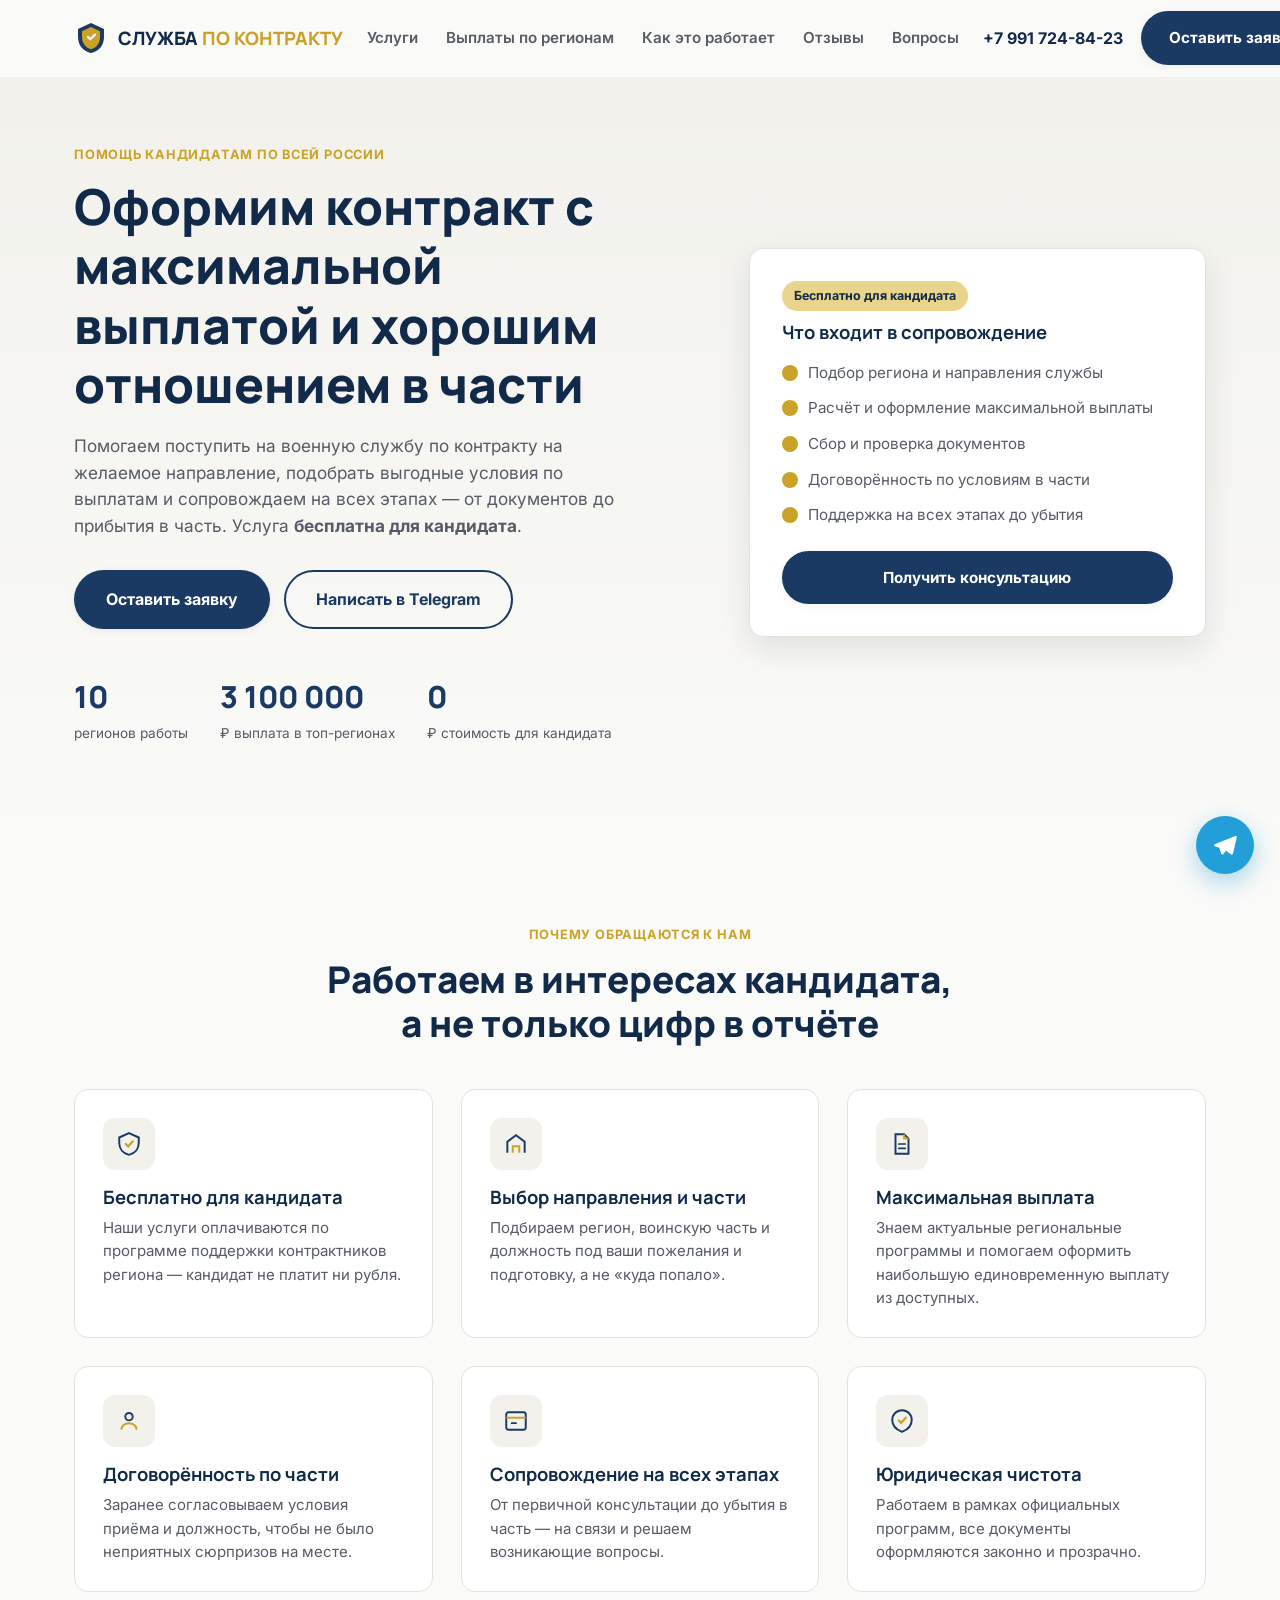
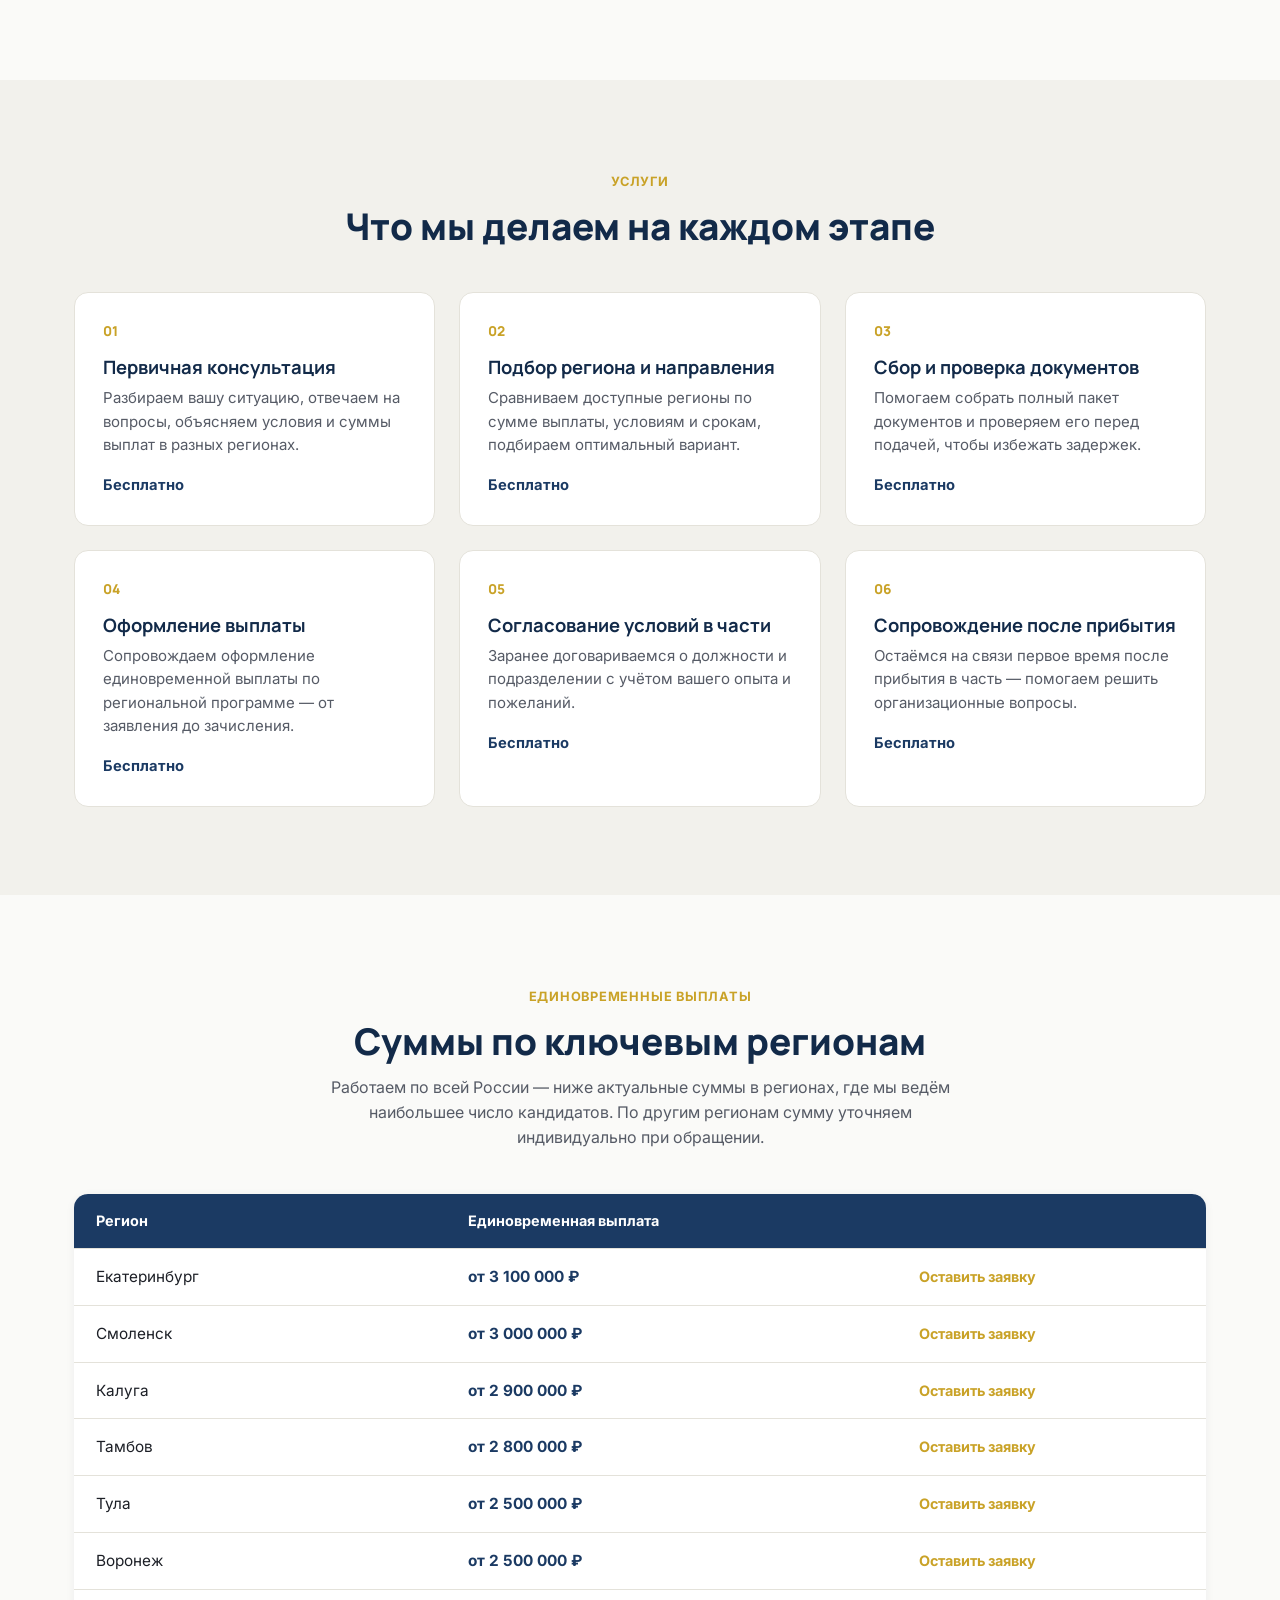
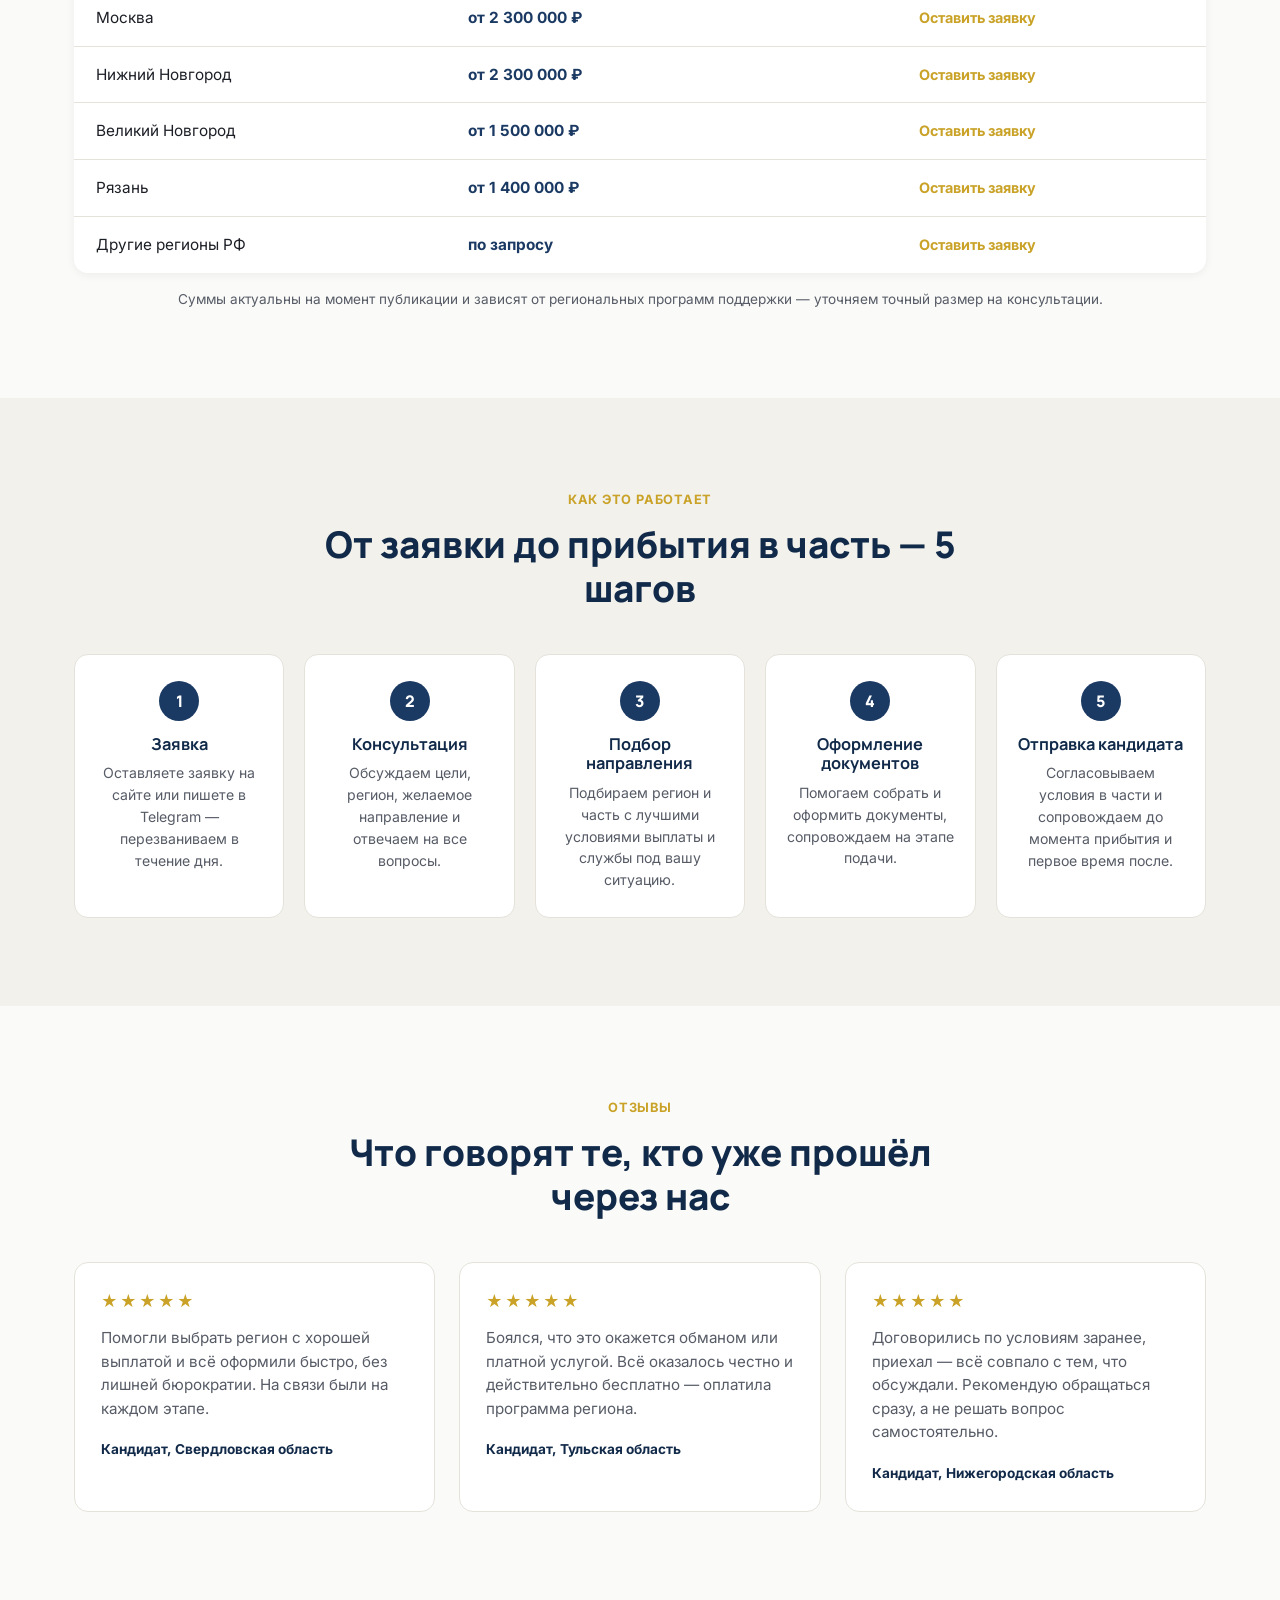
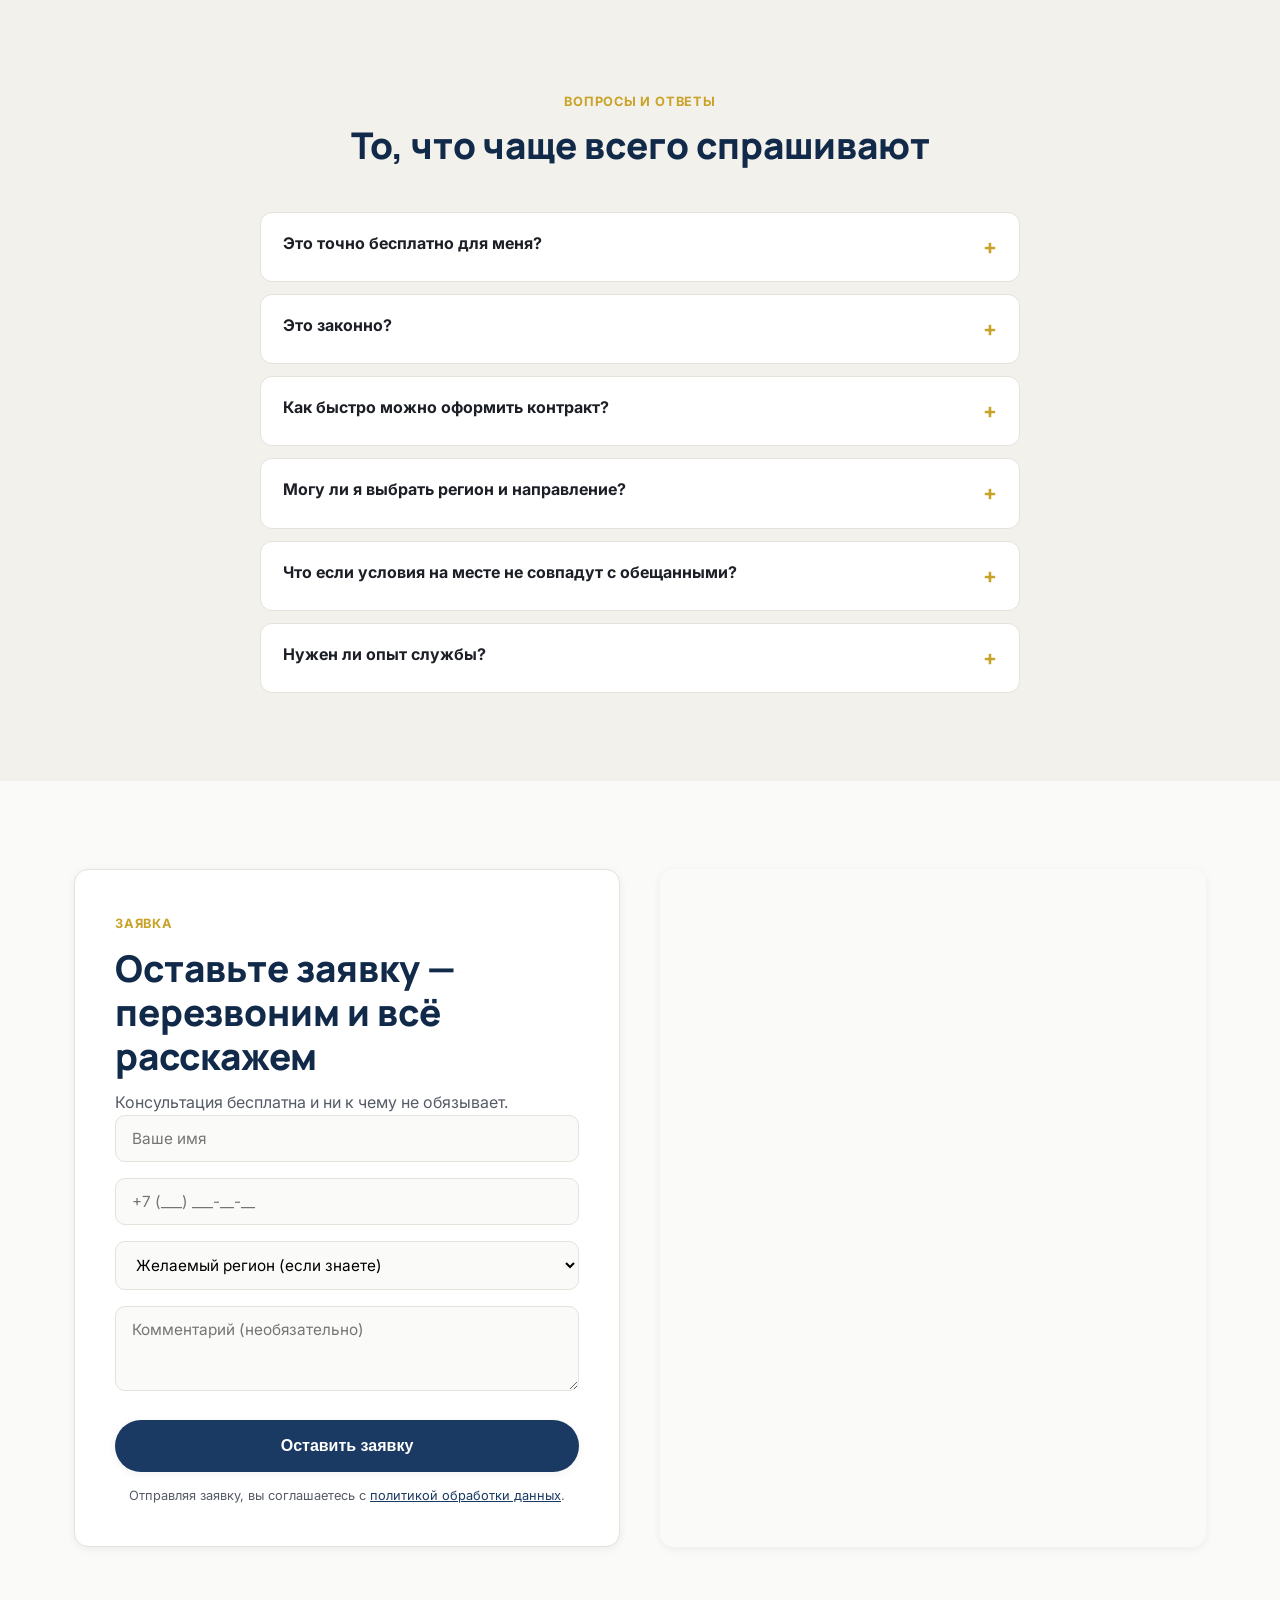
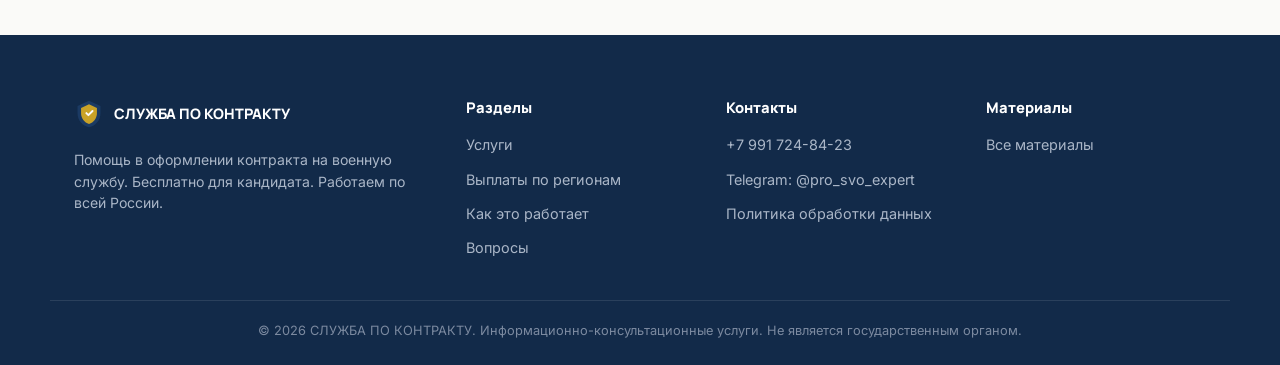
<file: index.html>
<!DOCTYPE html>
<html lang="ru">
<head>
<meta charset="UTF-8">
<meta name="viewport" content="width=device-width, initial-scale=1.0">
<title>СЛУЖБА ПО КОНТРАКТУ — помощь в оформлении контракта на военную службу</title>
<meta name="description" content="Помогаем поступить на военную службу по контракту на желаемое направление, получить максимальную выплату и хорошее отношение в части. Бесплатно для кандидата. Работаем по всей России.">
<link rel="preconnect" href="https://fonts.googleapis.com">
<link rel="preconnect" href="https://fonts.gstatic.com" crossorigin>
<link href="https://fonts.googleapis.com/css2?family=Inter:wght@400;500;600;700;800&family=Manrope:wght@600;700;800&display=swap" rel="stylesheet">
<link rel="stylesheet" href="styles.css">
</head>
<body>

<header class="header" id="header">
  <div class="container header__inner">
    <a href="#" class="logo">
      <svg width="34" height="34" viewBox="0 0 34 34" fill="none" xmlns="http://www.w3.org/2000/svg">
        <path d="M17 2L30 8V16C30 24.5 24.5 30.5 17 32C9.5 30.5 4 24.5 4 16V8L17 2Z" fill="#1B3A63"/>
        <path d="M17 6L26 10.2V16C26 22.3 22.2 26.9 17 28.2C11.8 26.9 8 22.3 8 16V10.2L17 6Z" fill="#C9A227"/>
        <path d="M14 16L16.3 18.3L21 13.6" stroke="#FAFAFA" stroke-width="2.2" stroke-linecap="round" stroke-linejoin="round"/>
      </svg>
      <span>СЛУЖБА <span class="logo__suffix">ПО КОНТРАКТУ</span></span>
    </a>
    <nav class="nav" id="nav">
      <a href="#services">Услуги</a>
      <a href="#prices">Выплаты по регионам</a>
      <a href="#process">Как это работает</a>
      <a href="#reviews">Отзывы</a>
      <a href="#faq">Вопросы</a>
    </nav>
    <div class="header__actions">
      <a href="tel:+79917248423" class="header__phone">+7 991 724-84-23</a>
      <a href="#leadForm" class="btn btn--primary header__cta"><span>Оставить заявку</span></a>
      <button class="burger" id="burger" aria-label="Меню">
        <span></span><span></span><span></span>
      </button>
    </div>
  </div>
</header>

<main>

  <!-- HERO -->
  <section class="hero">
    <div class="container hero__inner">
      <div class="hero__content">
        <span class="eyebrow">Помощь кандидатам по всей России</span>
        <h1>Оформим контракт с максимальной выплатой и хорошим отношением в части</h1>
        <p class="hero__lead">Помогаем поступить на военную службу по контракту на желаемое направление, подобрать выгодные условия по выплатам и сопровождаем на всех этапах — от документов до прибытия в часть. Услуга <strong>бесплатна для кандидата</strong>.</p>
        <div class="hero__ctas">
          <a href="#leadForm" class="btn btn--primary btn--lg">Оставить заявку</a>
          <a href="https://t.me/pro_svo_expert" target="_blank" rel="noopener" class="btn btn--ghost btn--lg">Написать в Telegram</a>
        </div>
        <div class="hero__stats">
          <div class="stat"><span class="stat__num" data-target="10">0</span><span class="stat__label">регионов работы</span></div>
          <div class="stat"><span class="stat__num" data-target="3100000">0</span><span class="stat__label">₽ выплата в топ-регионах</span></div>
          <div class="stat"><span class="stat__num" data-target="0">0</span><span class="stat__label">₽ стоимость для кандидата</span></div>
        </div>
      </div>
      <div class="hero__card">
        <div class="hero__card-top">
          <span class="hero__card-badge">Бесплатно для кандидата</span>
          <h3>Что входит в сопровождение</h3>
        </div>
        <ul class="hero__card-list">
          <li>Подбор региона и направления службы</li>
          <li>Расчёт и оформление максимальной выплаты</li>
          <li>Сбор и проверка документов</li>
          <li>Договорённость по условиям в части</li>
          <li>Поддержка на всех этапах до убытия</li>
        </ul>
        <a href="#leadForm" class="btn btn--primary hero__card-btn">Получить консультацию</a>
      </div>
    </div>
  </section>

  <!-- ADVANTAGES -->
  <section class="advantages" id="advantages">
    <div class="container">
      <div class="section-head">
        <span class="eyebrow">Почему обращаются к нам</span>
        <h2>Работаем в интересах кандидата, а не только цифр в отчёте</h2>
      </div>
      <div class="adv-grid">
        <div class="adv">
          <div class="adv__icon">
            <svg width="26" height="26" viewBox="0 0 24 24" fill="none"><path d="M12 2L21 6V11C21 16.5 17.4 20.7 12 22C6.6 20.7 3 16.5 3 11V6L12 2Z" stroke="#1B3A63" stroke-width="1.8"/><path d="M9 12L11.2 14.2L15.5 9.5" stroke="#C9A227" stroke-width="2" stroke-linecap="round"/></svg>
          </div>
          <h3>Бесплатно для кандидата</h3>
          <p>Наши услуги оплачиваются по программе поддержки контрактников региона — кандидат не платит ни рубля.</p>
        </div>
        <div class="adv">
          <div class="adv__icon">
            <svg width="26" height="26" viewBox="0 0 24 24" fill="none"><path d="M4 20V10L12 4L20 10V20" stroke="#1B3A63" stroke-width="1.8"/><path d="M9 20V14H15V20" stroke="#C9A227" stroke-width="1.8"/></svg>
          </div>
          <h3>Выбор направления и части</h3>
          <p>Подбираем регион, воинскую часть и должность под ваши пожелания и подготовку, а не «куда попало».</p>
        </div>
        <div class="adv">
          <div class="adv__icon">
            <svg width="26" height="26" viewBox="0 0 24 24" fill="none"><path d="M6 3H14L18 7V21H6V3Z" stroke="#1B3A63" stroke-width="1.8"/><path d="M14 3V7H18" stroke="#C9A227" stroke-width="1.8"/><path d="M9 12H15M9 16H15" stroke="#1B3A63" stroke-width="1.6" stroke-linecap="round"/></svg>
          </div>
          <h3>Максимальная выплата</h3>
          <p>Знаем актуальные региональные программы и помогаем оформить наибольшую единовременную выплату из доступных.</p>
        </div>
        <div class="adv">
          <div class="adv__icon">
            <svg width="26" height="26" viewBox="0 0 24 24" fill="none"><circle cx="12" cy="8" r="3.4" stroke="#1B3A63" stroke-width="1.8"/><path d="M5 20C5 16.5 8 14 12 14C16 14 19 16.5 19 20" stroke="#C9A227" stroke-width="1.8"/></svg>
          </div>
          <h3>Договорённость по части</h3>
          <p>Заранее согласовываем условия приёма и должность, чтобы не было неприятных сюрпризов на месте.</p>
        </div>
        <div class="adv">
          <div class="adv__icon">
            <svg width="26" height="26" viewBox="0 0 24 24" fill="none"><rect x="3" y="4" width="18" height="16" rx="2" stroke="#1B3A63" stroke-width="1.8"/><path d="M3 9H21" stroke="#C9A227" stroke-width="1.8"/><path d="M8 14H12" stroke="#1B3A63" stroke-width="1.6" stroke-linecap="round"/></svg>
          </div>
          <h3>Сопровождение на всех этапах</h3>
          <p>От первичной консультации до убытия в часть — на связи и решаем возникающие вопросы.</p>
        </div>
        <div class="adv">
          <div class="adv__icon">
            <svg width="26" height="26" viewBox="0 0 24 24" fill="none"><path d="M12 2C7 2 3 6 3 11C3 16 7 20 12 22C17 20 21 16 21 11C21 6 17 2 12 2Z" stroke="#1B3A63" stroke-width="1.8"/><path d="M9 11.5L11.2 13.7L15.5 9" stroke="#C9A227" stroke-width="2" stroke-linecap="round"/></svg>
          </div>
          <h3>Юридическая чистота</h3>
          <p>Работаем в рамках официальных программ, все документы оформляются законно и прозрачно.</p>
        </div>
      </div>
    </div>
  </section>

  <!-- SERVICES -->
  <section class="services" id="services">
    <div class="container">
      <div class="section-head">
        <span class="eyebrow">Услуги</span>
        <h2>Что мы делаем на каждом этапе</h2>
      </div>
      <div class="services-grid">
        <div class="service">
          <span class="service__num">01</span>
          <h3>Первичная консультация</h3>
          <p>Разбираем вашу ситуацию, отвечаем на вопросы, объясняем условия и суммы выплат в разных регионах.</p>
          <span class="service__price">Бесплатно</span>
        </div>
        <div class="service">
          <span class="service__num">02</span>
          <h3>Подбор региона и направления</h3>
          <p>Сравниваем доступные регионы по сумме выплаты, условиям и срокам, подбираем оптимальный вариант.</p>
          <span class="service__price">Бесплатно</span>
        </div>
        <div class="service">
          <span class="service__num">03</span>
          <h3>Сбор и проверка документов</h3>
          <p>Помогаем собрать полный пакет документов и проверяем его перед подачей, чтобы избежать задержек.</p>
          <span class="service__price">Бесплатно</span>
        </div>
        <div class="service">
          <span class="service__num">04</span>
          <h3>Оформление выплаты</h3>
          <p>Сопровождаем оформление единовременной выплаты по региональной программе — от заявления до зачисления.</p>
          <span class="service__price">Бесплатно</span>
        </div>
        <div class="service">
          <span class="service__num">05</span>
          <h3>Согласование условий в части</h3>
          <p>Заранее договариваемся о должности и подразделении с учётом вашего опыта и пожеланий.</p>
          <span class="service__price">Бесплатно</span>
        </div>
        <div class="service">
          <span class="service__num">06</span>
          <h3>Сопровождение после прибытия</h3>
          <p>Остаёмся на связи первое время после прибытия в часть — помогаем решить организационные вопросы.</p>
          <span class="service__price">Бесплатно</span>
        </div>
      </div>
    </div>
  </section>

  <!-- PRICE TABLE -->
  <section class="prices" id="prices">
    <div class="container">
      <div class="section-head">
        <span class="eyebrow">Единовременные выплаты</span>
        <h2>Суммы по ключевым регионам</h2>
        <p class="section-sub">Работаем по всей России — ниже актуальные суммы в регионах, где мы ведём наибольшее число кандидатов. По другим регионам сумму уточняем индивидуально при обращении.</p>
      </div>
      <div class="price-table-wrap">
        <table class="price-table">
          <thead>
            <tr><th>Регион</th><th>Единовременная выплата</th><th></th></tr>
          </thead>
          <tbody>
            <tr><td>Екатеринбург</td><td>от 3 100 000 ₽</td><td><a href="#leadForm" class="price-table__link">Оставить заявку</a></td></tr>
            <tr><td>Смоленск</td><td>от 3 000 000 ₽</td><td><a href="#leadForm" class="price-table__link">Оставить заявку</a></td></tr>
            <tr><td>Калуга</td><td>от 2 900 000 ₽</td><td><a href="#leadForm" class="price-table__link">Оставить заявку</a></td></tr>
            <tr><td>Тамбов</td><td>от 2 800 000 ₽</td><td><a href="#leadForm" class="price-table__link">Оставить заявку</a></td></tr>
            <tr><td>Тула</td><td>от 2 500 000 ₽</td><td><a href="#leadForm" class="price-table__link">Оставить заявку</a></td></tr>
            <tr><td>Воронеж</td><td>от 2 500 000 ₽</td><td><a href="#leadForm" class="price-table__link">Оставить заявку</a></td></tr>
            <tr><td>Москва</td><td>от 2 300 000 ₽</td><td><a href="#leadForm" class="price-table__link">Оставить заявку</a></td></tr>
            <tr><td>Нижний Новгород</td><td>от 2 300 000 ₽</td><td><a href="#leadForm" class="price-table__link">Оставить заявку</a></td></tr>
            <tr><td>Великий Новгород</td><td>от 1 500 000 ₽</td><td><a href="#leadForm" class="price-table__link">Оставить заявку</a></td></tr>
            <tr><td>Рязань</td><td>от 1 400 000 ₽</td><td><a href="#leadForm" class="price-table__link">Оставить заявку</a></td></tr>
            <tr><td>Другие регионы РФ</td><td>по запросу</td><td><a href="#leadForm" class="price-table__link">Оставить заявку</a></td></tr>
          </tbody>
        </table>
      </div>
      <p class="price-note">Суммы актуальны на момент публикации и зависят от региональных программ поддержки — уточняем точный размер на консультации.</p>
    </div>
  </section>

  <!-- PROCESS -->
  <section class="process" id="process">
    <div class="container">
      <div class="section-head">
        <span class="eyebrow">Как это работает</span>
        <h2>От заявки до прибытия в часть — 5 шагов</h2>
      </div>
      <div class="steps">
        <div class="step">
          <span class="step__num">1</span>
          <h3>Заявка</h3>
          <p>Оставляете заявку на сайте или пишете в Telegram — перезваниваем в течение дня.</p>
        </div>
        <div class="step">
          <span class="step__num">2</span>
          <h3>Консультация</h3>
          <p>Обсуждаем цели, регион, желаемое направление и отвечаем на все вопросы.</p>
        </div>
        <div class="step">
          <span class="step__num">3</span>
          <h3>Подбор направления</h3>
          <p>Подбираем регион и часть с лучшими условиями выплаты и службы под вашу ситуацию.</p>
        </div>
        <div class="step">
          <span class="step__num">4</span>
          <h3>Оформление документов</h3>
          <p>Помогаем собрать и оформить документы, сопровождаем на этапе подачи.</p>
        </div>
        <div class="step">
          <span class="step__num">5</span>
          <h3>Отправка кандидата</h3>
          <p>Согласовываем условия в части и сопровождаем до момента прибытия и первое время после.</p>
        </div>
      </div>
    </div>
  </section>

  <!-- REVIEWS -->
  <section class="reviews" id="reviews">
    <div class="container">
      <div class="section-head">
        <span class="eyebrow">Отзывы</span>
        <h2>Что говорят те, кто уже прошёл через нас</h2>
      </div>
      <div class="reviews-grid">
        <div class="review">
          <div class="review__stars">★★★★★</div>
          <p>Помогли выбрать регион с хорошей выплатой и всё оформили быстро, без лишней бюрократии. На связи были на каждом этапе.</p>
          <span class="review__author">Кандидат, Свердловская область</span>
        </div>
        <div class="review">
          <div class="review__stars">★★★★★</div>
          <p>Боялся, что это окажется обманом или платной услугой. Всё оказалось честно и действительно бесплатно — оплатила программа региона.</p>
          <span class="review__author">Кандидат, Тульская область</span>
        </div>
        <div class="review">
          <div class="review__stars">★★★★★</div>
          <p>Договорились по условиям заранее, приехал — всё совпало с тем, что обсуждали. Рекомендую обращаться сразу, а не решать вопрос самостоятельно.</p>
          <span class="review__author">Кандидат, Нижегородская область</span>
        </div>
      </div>
    </div>
  </section>

  <!-- FAQ -->
  <section class="faq" id="faq">
    <div class="container">
      <div class="section-head">
        <span class="eyebrow">Вопросы и ответы</span>
        <h2>То, что чаще всего спрашивают</h2>
      </div>
      <div class="faq__list">
        <details class="faq__item">
          <summary>Это точно бесплатно для меня?</summary>
          <p>Да. Наши услуги оплачиваются в рамках региональных программ поддержки кандидатов на контрактную службу — вы не платите ничего.</p>
        </details>
        <details class="faq__item">
          <summary>Это законно?</summary>
          <p>Да, мы работаем в рамках официальных региональных программ и действующего законодательства, все документы оформляются легально.</p>
        </details>
        <details class="faq__item">
          <summary>Как быстро можно оформить контракт?</summary>
          <p>Сроки зависят от региона и готовности документов, в среднем процесс от консультации до подачи занимает несколько дней.</p>
        </details>
        <details class="faq__item">
          <summary>Могу ли я выбрать регион и направление?</summary>
          <p>Да, мы подбираем варианты с учётом ваших пожеланий, опыта и подготовки и предлагаем оптимальные по выплате и условиям.</p>
        </details>
        <details class="faq__item">
          <summary>Что если условия на месте не совпадут с обещанными?</summary>
          <p>Мы заранее согласовываем условия с частью и остаёмся на связи после прибытия, чтобы оперативно решить любые вопросы.</p>
        </details>
        <details class="faq__item">
          <summary>Нужен ли опыт службы?</summary>
          <p>Нет, мы работаем как с кандидатами без опыта, так и с теми, кто уже служил — направление подбираем индивидуально.</p>
        </details>
      </div>
    </div>
  </section>

  <!-- FORM -->
  <section class="contact-form" id="leadForm-section">
    <div class="container contact-form__inner">
      <div class="form">
        <span class="eyebrow">Заявка</span>
        <h2>Оставьте заявку — перезвоним и всё расскажем</h2>
        <p class="section-sub">Консультация бесплатна и ни к чему не обязывает.</p>
        <form id="leadForm">
          <input type="text" name="_gotcha" style="display:none" tabindex="-1" autocomplete="off">
          <div class="form__row">
            <input type="text" name="name" placeholder="Ваше имя" required>
          </div>
          <div class="form__row">
            <input type="tel" name="phone" placeholder="+7 (___) ___-__-__" required>
          </div>
          <div class="form__row">
            <select name="region">
              <option value="">Желаемый регион (если знаете)</option>
              <option>Москва</option>
              <option>Воронеж</option>
              <option>Калуга</option>
              <option>Нижний Новгород</option>
              <option>Тула</option>
              <option>Екатеринбург</option>
              <option>Тамбов</option>
              <option>Рязань</option>
              <option>Смоленск</option>
              <option>Великий Новгород</option>
              <option>Другой регион</option>
            </select>
          </div>
          <div class="form__row">
            <textarea name="comment" placeholder="Комментарий (необязательно)" rows="3"></textarea>
          </div>
          <button type="submit" class="btn btn--primary btn--lg form__submit">Оставить заявку</button>
          <p class="form__note">Отправляя заявку, вы соглашаетесь с <a href="privacy.html">политикой обработки данных</a>.</p>
        </form>
      </div>
      <div class="map">
        <iframe src="https://yandex.ru/map-widget/v1/?ll=37.617635%2C55.755814&z=10" width="100%" height="100%" frameborder="0" loading="lazy"></iframe>
      </div>
    </div>
  </section>

</main>

<footer class="footer" id="contacts">
  <div class="container footer__inner">
    <div class="footer__col">
      <a href="#" class="logo logo--footer">
        <svg width="30" height="30" viewBox="0 0 34 34" fill="none" xmlns="http://www.w3.org/2000/svg">
          <path d="M17 2L30 8V16C30 24.5 24.5 30.5 17 32C9.5 30.5 4 24.5 4 16V8L17 2Z" fill="#1B3A63"/>
          <path d="M17 6L26 10.2V16C26 22.3 22.2 26.9 17 28.2C11.8 26.9 8 22.3 8 16V10.2L17 6Z" fill="#C9A227"/>
          <path d="M14 16L16.3 18.3L21 13.6" stroke="#FAFAFA" stroke-width="2.2" stroke-linecap="round" stroke-linejoin="round"/>
        </svg>
        <span>СЛУЖБА ПО КОНТРАКТУ</span>
      </a>
      <p class="footer__desc">Помощь в оформлении контракта на военную службу. Бесплатно для кандидата. Работаем по всей России.</p>
    </div>
    <div class="footer__col">
      <h4>Разделы</h4>
      <a href="#services">Услуги</a>
      <a href="#prices">Выплаты по регионам</a>
      <a href="#process">Как это работает</a>
      <a href="#faq">Вопросы</a>
    </div>
    <div class="footer__col">
      <h4>Контакты</h4>
      <a href="tel:+79917248423">+7 991 724-84-23</a>
      <a href="https://t.me/pro_svo_expert" target="_blank" rel="noopener">Telegram: @pro_svo_expert</a>
      <a href="privacy.html">Политика обработки данных</a>
    </div>
    <div class="footer__col">
      <h4>Материалы</h4>
      <a href="materials.html">Все материалы</a>
    </div>
  </div>
  <div class="container footer__bottom">
    <span>© <span id="year"></span> СЛУЖБА ПО КОНТРАКТУ. Информационно-консультационные услуги. Не является государственным органом.</span>
  </div>
</footer>

<a href="https://t.me/pro_svo_expert" target="_blank" rel="noopener" class="fab" aria-label="Написать в Telegram">
  <svg width="26" height="26" viewBox="0 0 24 24" fill="none"><path d="M21 4L2.5 11.2c-.9.35-.88 1.65.03 1.96l4.2 1.4 1.7 5.3c.3.9 1.5 1.1 2.1.35l2.4-2.9 4.4 3.3c.75.55 1.85.15 2.05-.75L22.9 4.9c.2-.9-.7-1.6-1.9-.9z" fill="#fff"/></svg>
</a>

<script src="script.js"></script>
</body>
</html>
</file>
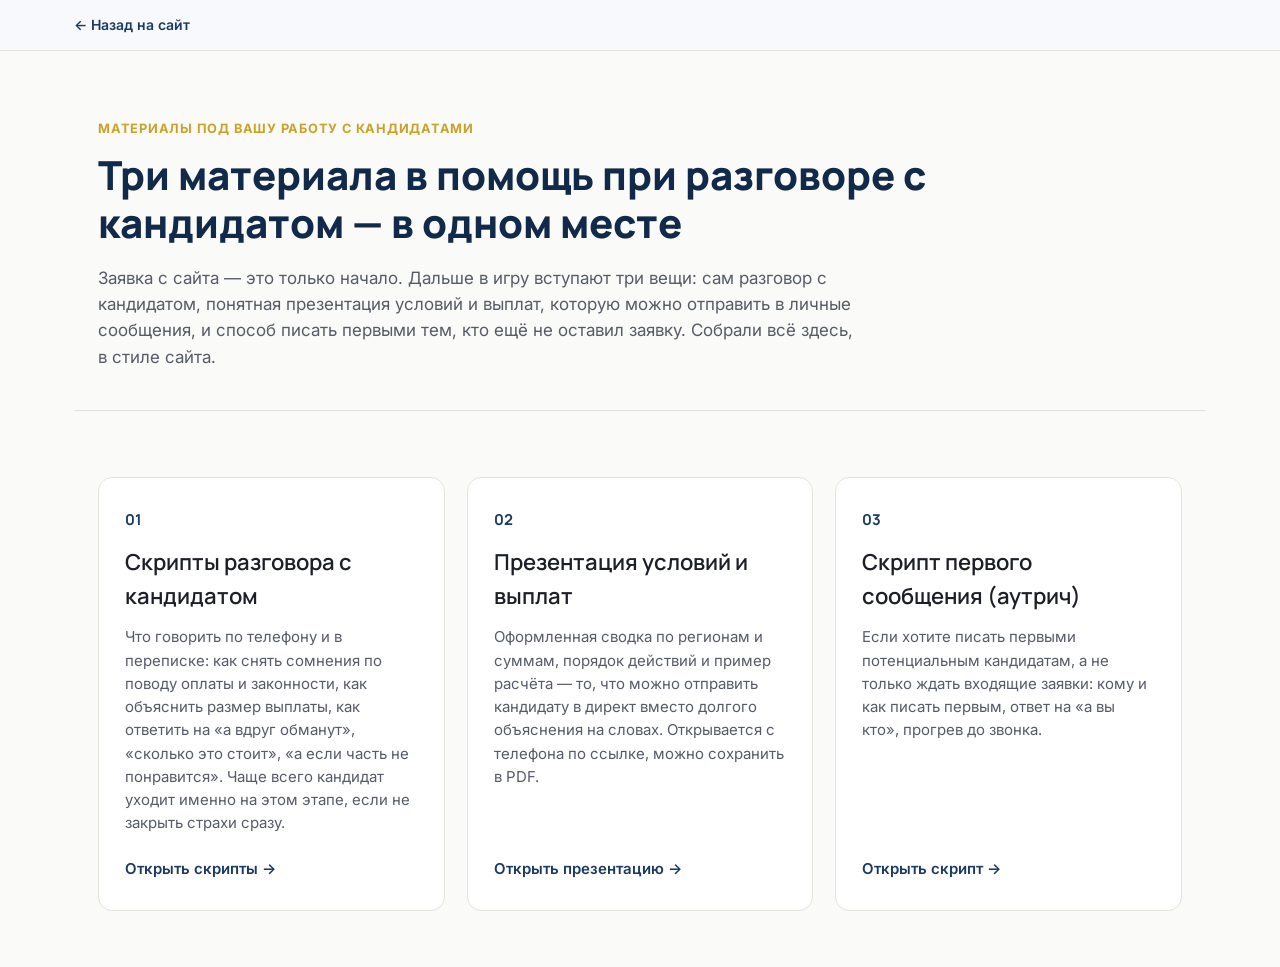
<file: materials.html>
<!DOCTYPE html>
<html lang="ru">
<head>
<meta charset="UTF-8">
<meta name="viewport" content="width=device-width, initial-scale=1.0">
<title>Материалы для работы с кандидатами — СЛУЖБА ПО КОНТРАКТУ</title>
<meta name="description" content="Скрипты разговора с кандидатом, презентация условий и скрипт первого сообщения — три материала в одном месте.">
<meta name="robots" content="noindex">
<link rel="preconnect" href="https://fonts.googleapis.com">
<link rel="preconnect" href="https://fonts.gstatic.com" crossorigin>
<link href="https://fonts.googleapis.com/css2?family=Inter:wght@400;500;600;700;800&family=Manrope:wght@600;700;800&display=swap" rel="stylesheet">
<link rel="stylesheet" href="styles.css">
<link rel="stylesheet" href="materials.css">
</head>
<body>

<div class="doc-bar">
  <div class="doc-bar__inner">
    <a href="index.html" class="doc-bar__back">← <span>Назад на сайт</span></a>
  </div>
</div>

<div class="container">

  <section class="doc-hero">
    <p class="eyebrow">Материалы под вашу работу с кандидатами</p>
    <h1>Три материала в помощь при разговоре с кандидатом — в одном месте</h1>
    <p class="doc-hero__lead">Заявка с сайта — это только начало. Дальше в игру вступают три вещи: сам разговор с кандидатом, понятная презентация условий и выплат, которую можно отправить в личные сообщения, и способ писать первыми тем, кто ещё не оставил заявку. Собрали всё здесь, в стиле сайта.</p>
  </section>

  <section class="doc-section">
    <div class="hub-grid">

      <div class="hub-card">
        <span class="hub-card__num">01</span>
        <p class="hub-card__title">Скрипты разговора с кандидатом</p>
        <p class="hub-card__lead">Что говорить по телефону и в переписке: как снять сомнения по поводу оплаты и законности, как объяснить размер выплаты, как ответить на «а вдруг обманут», «сколько это стоит», «а если часть не понравится». Чаще всего кандидат уходит именно на этом этапе, если не закрыть страхи сразу.</p>
        <a href="scripts.html" class="hub-card__link">Открыть скрипты →</a>
      </div>

      <div class="hub-card">
        <span class="hub-card__num">02</span>
        <p class="hub-card__title">Презентация условий и выплат</p>
        <p class="hub-card__lead">Оформленная сводка по регионам и суммам, порядок действий и пример расчёта — то, что можно отправить кандидату в директ вместо долгого объяснения на словах. Открывается с телефона по ссылке, можно сохранить в PDF.</p>
        <a href="presentation.html" class="hub-card__link">Открыть презентацию →</a>
      </div>

      <div class="hub-card">
        <span class="hub-card__num">03</span>
        <p class="hub-card__title">Скрипт первого сообщения (аутрич)</p>
        <p class="hub-card__lead">Если хотите писать первыми потенциальным кандидатам, а не только ждать входящие заявки: кому и как писать первым, ответ на «а вы кто», прогрев до звонка.</p>
        <a href="outreach.html" class="hub-card__link">Открыть скрипт →</a>
      </div>

    </div>
  </section>

</div>

</body>
</html>
</file>
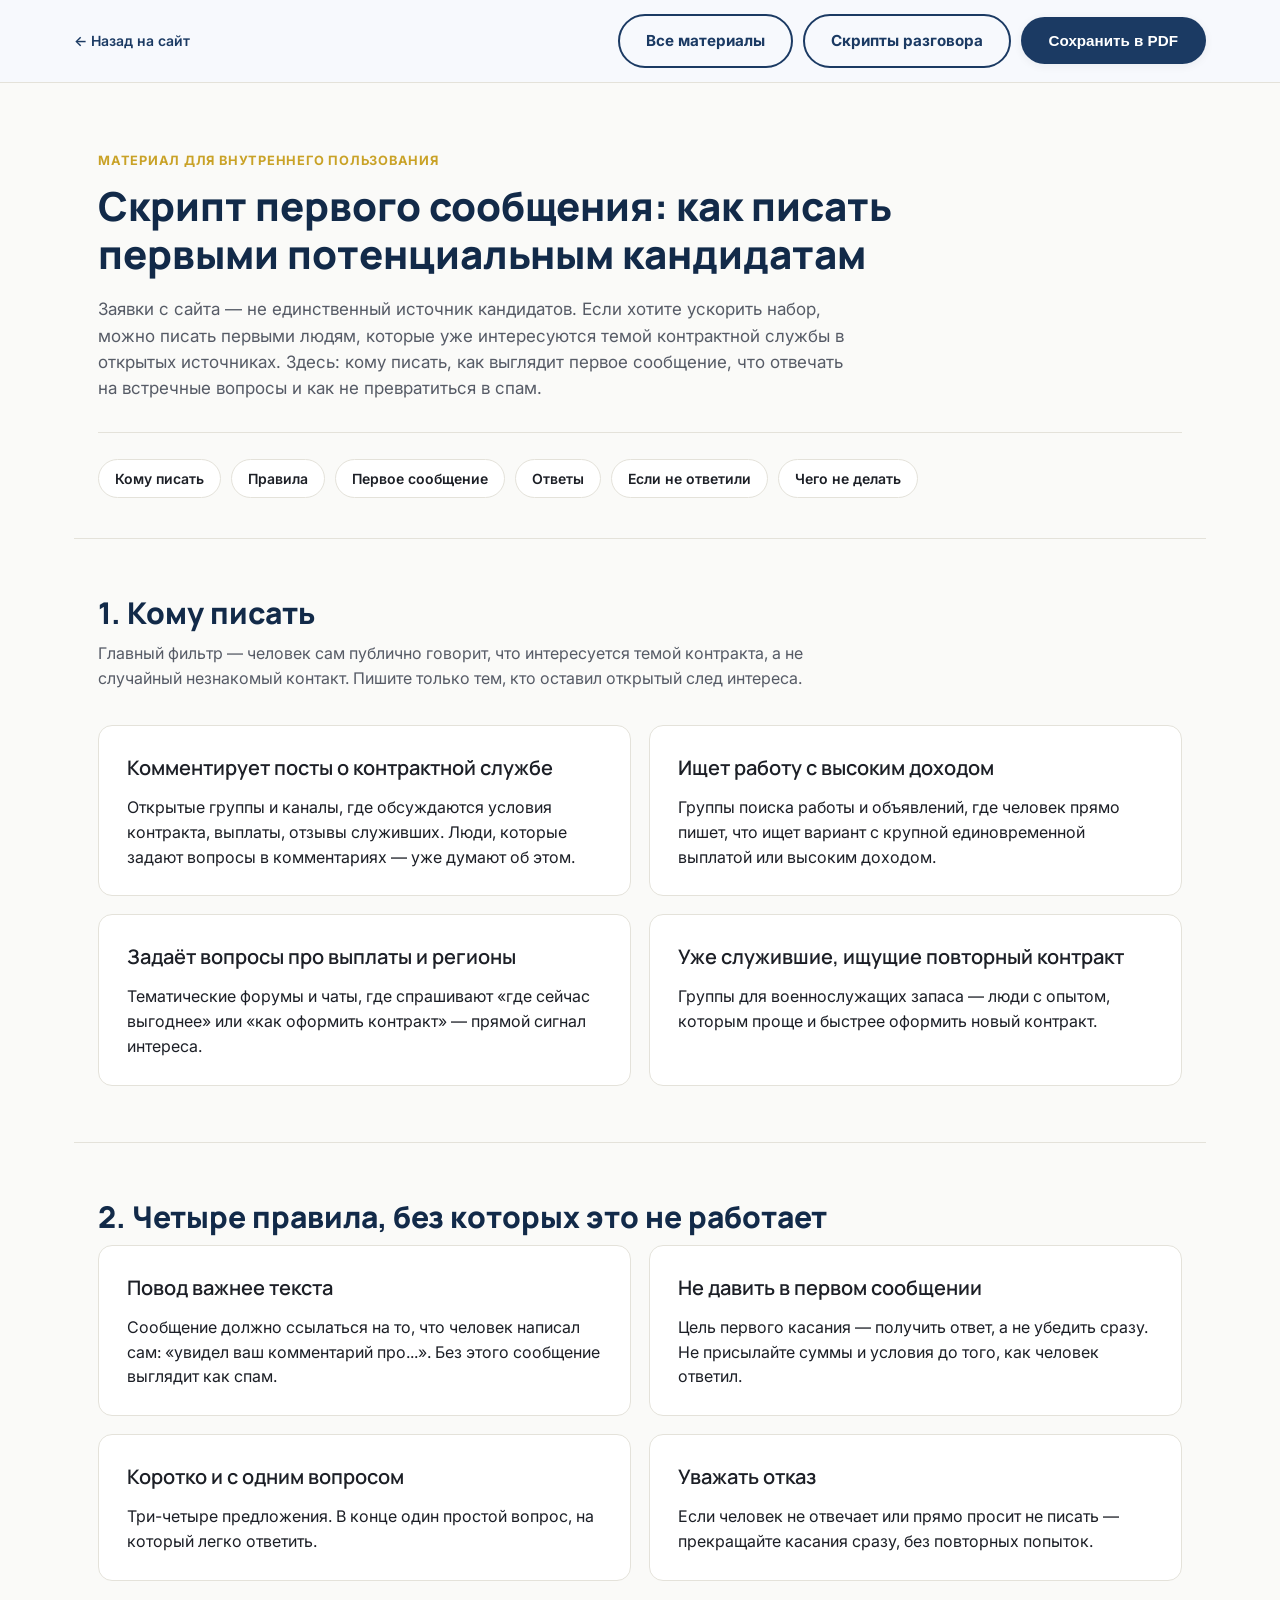
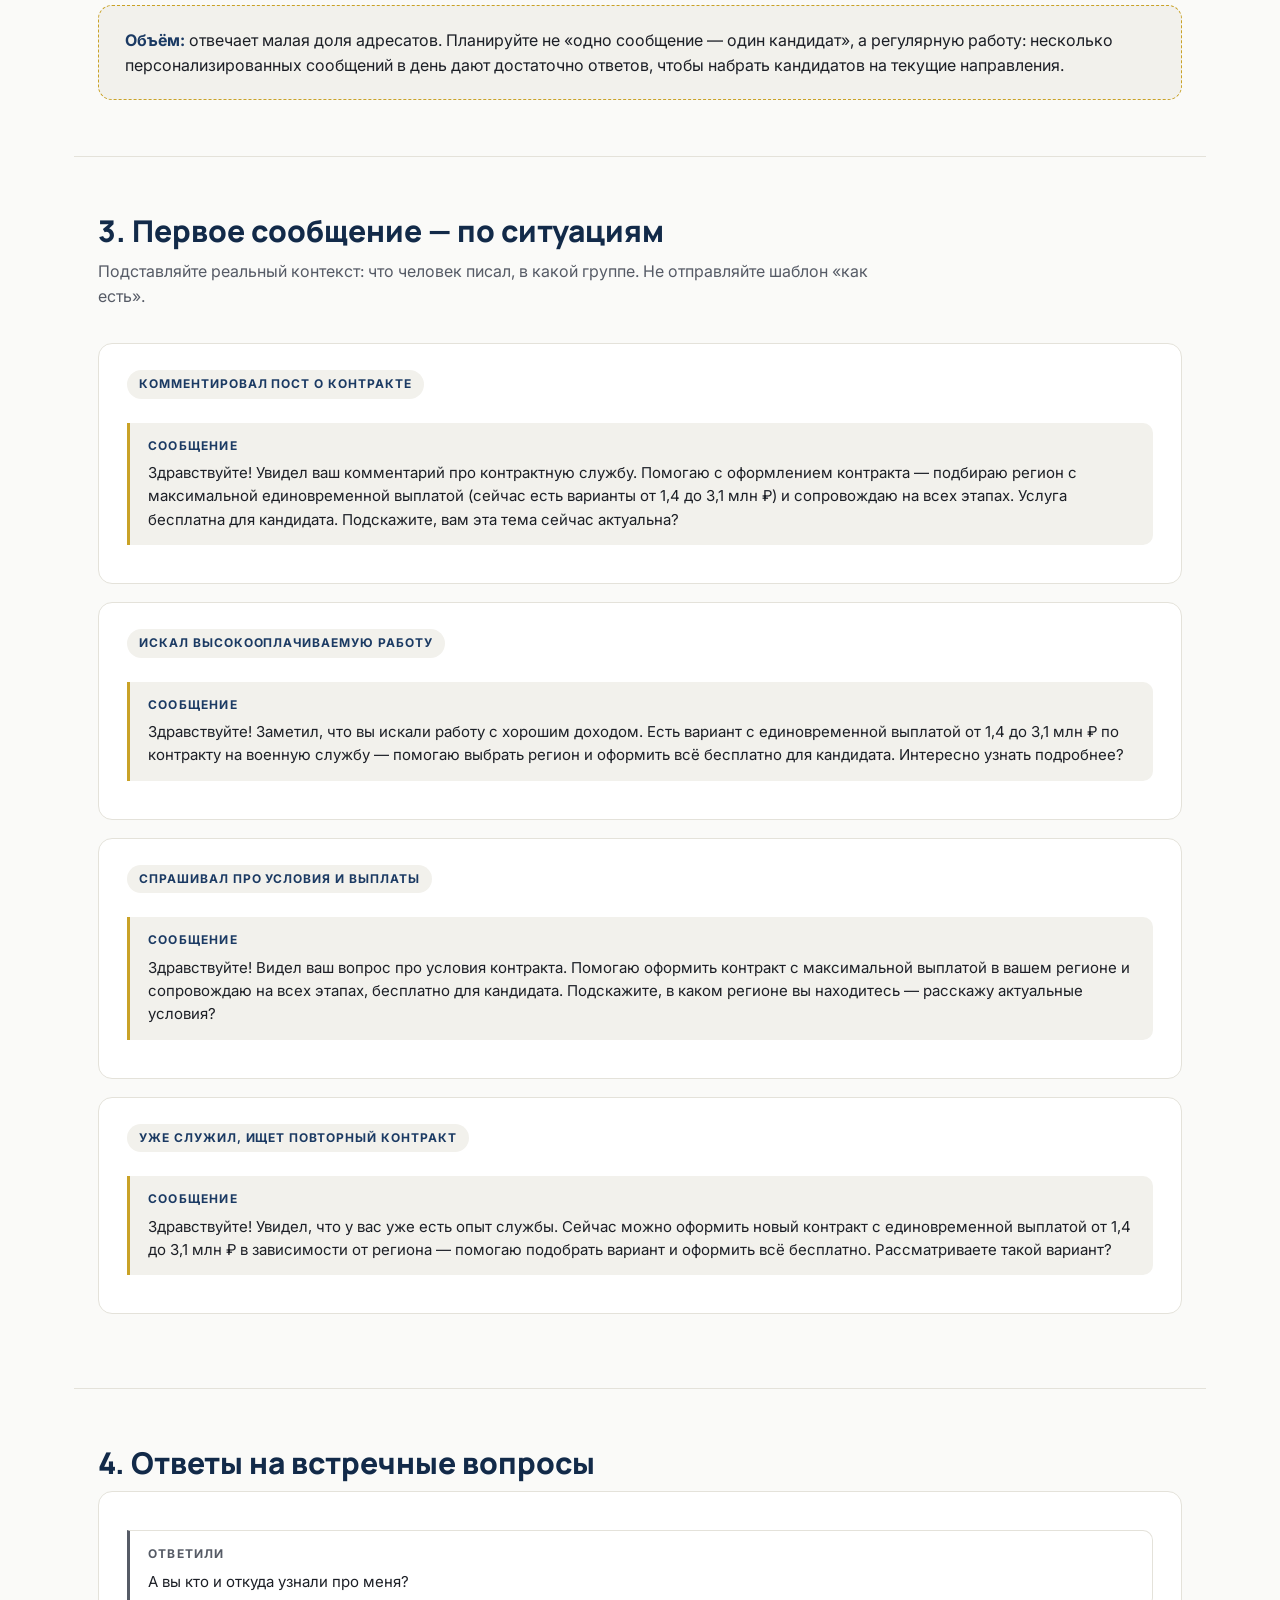
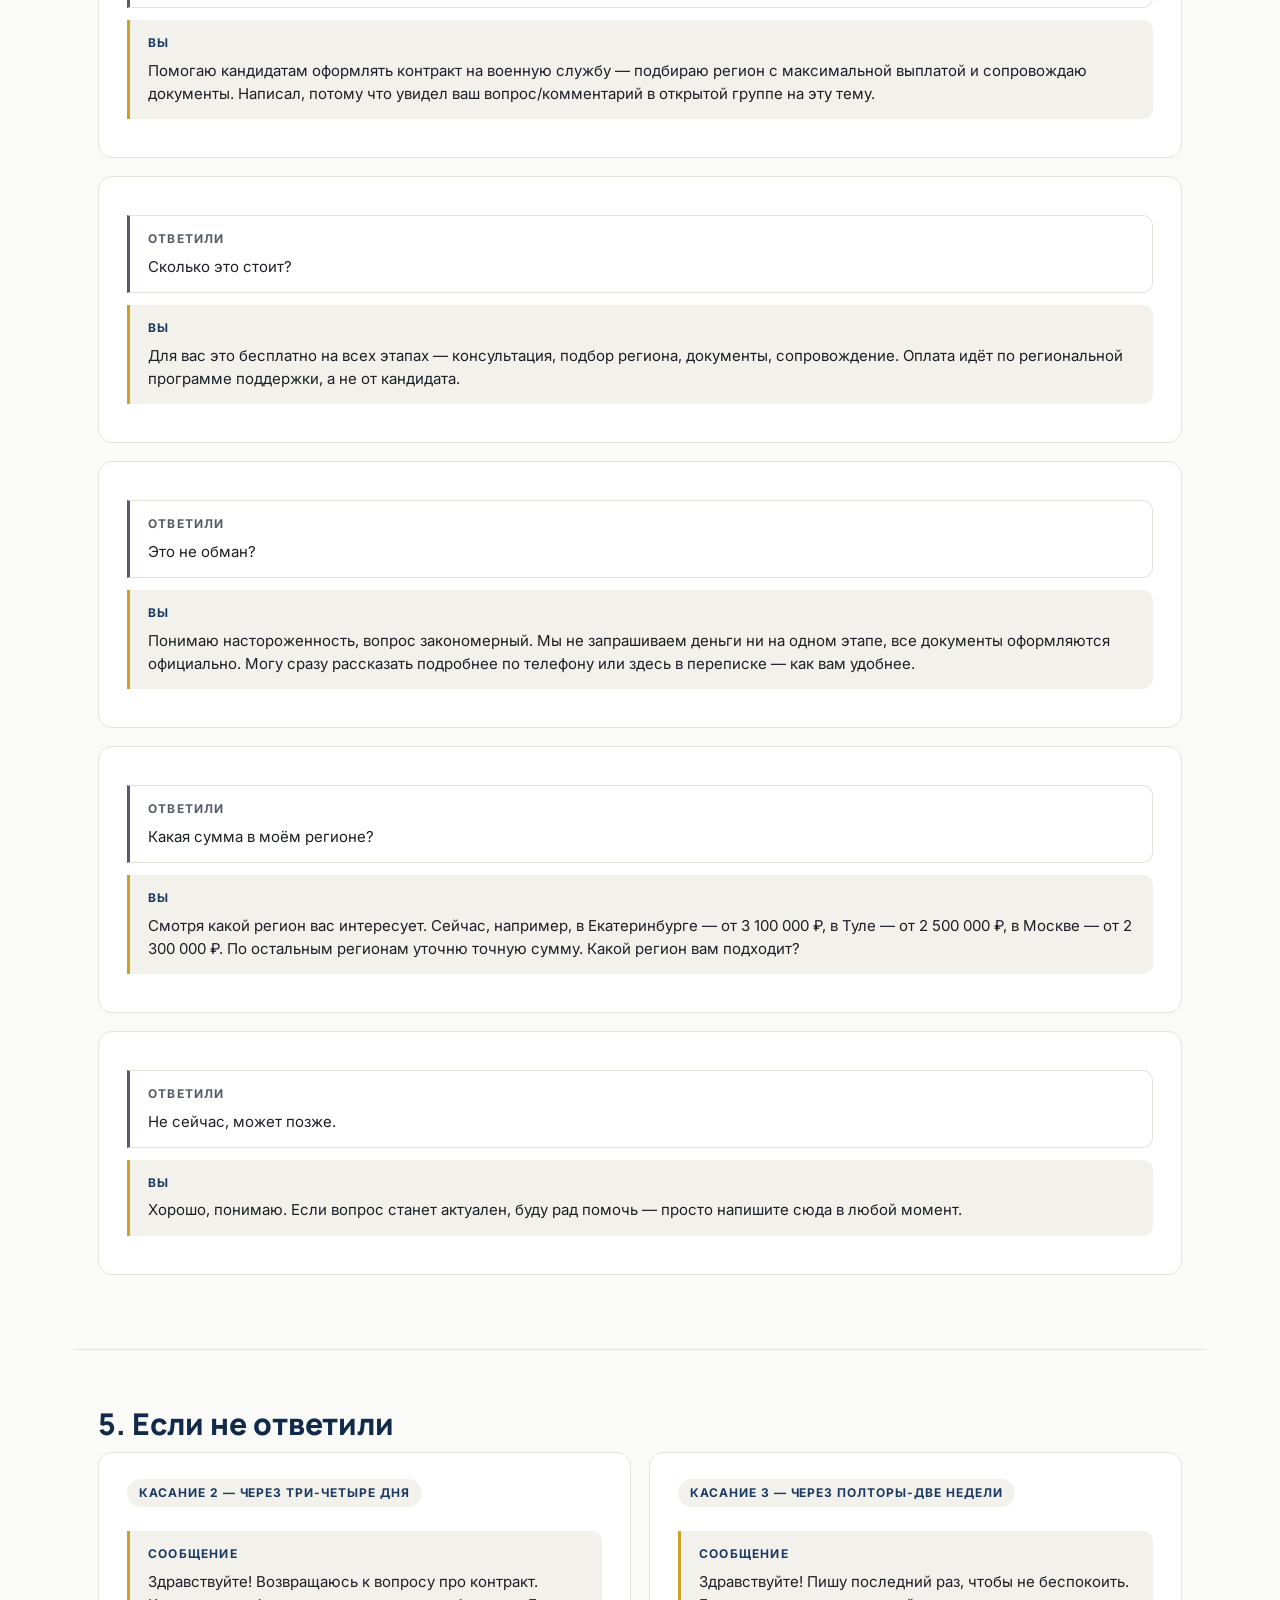
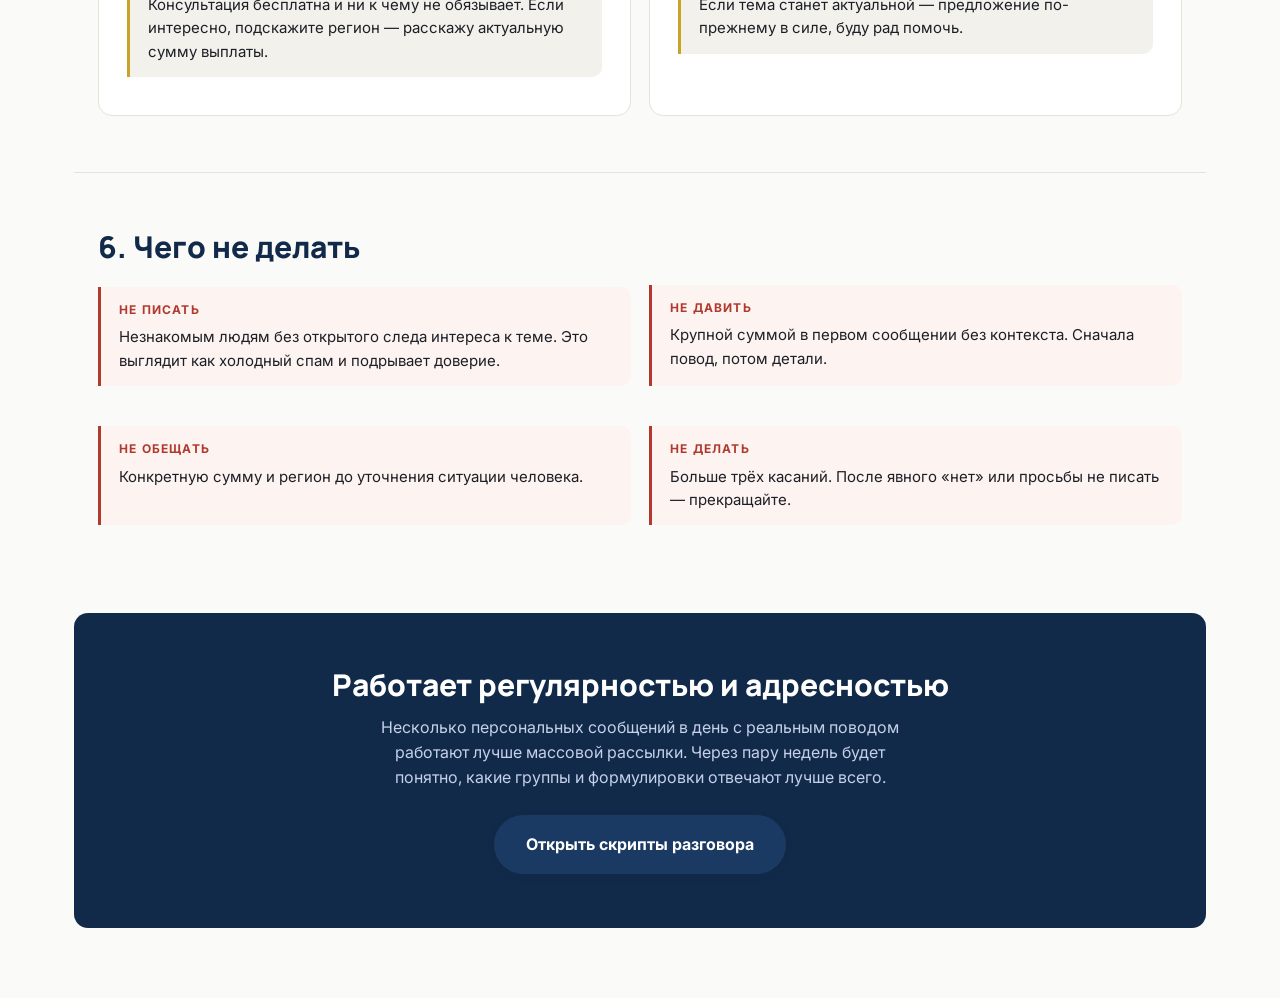
<file: outreach.html>
<!DOCTYPE html>
<html lang="ru">
<head>
<meta charset="UTF-8">
<meta name="viewport" content="width=device-width, initial-scale=1.0">
<title>Скрипт первого сообщения кандидату — СЛУЖБА ПО КОНТРАКТУ</title>
<meta name="description" content="Как писать первыми потенциальным кандидатам: кому писать, первое сообщение, ответы на встречные вопросы, повторные касания.">
<meta name="robots" content="noindex">
<link rel="preconnect" href="https://fonts.googleapis.com">
<link rel="preconnect" href="https://fonts.gstatic.com" crossorigin>
<link href="https://fonts.googleapis.com/css2?family=Inter:wght@400;500;600;700;800&family=Manrope:wght@600;700;800&display=swap" rel="stylesheet">
<link rel="stylesheet" href="styles.css">
<link rel="stylesheet" href="materials.css">
</head>
<body>

<div class="doc-bar">
  <div class="doc-bar__inner">
    <a href="index.html" class="doc-bar__back">← <span>Назад на сайт</span></a>
    <div class="doc-bar__actions">
      <a href="materials.html" class="btn btn--ghost">Все материалы</a>
      <a href="scripts.html" class="btn btn--ghost">Скрипты разговора</a>
      <button class="btn btn--primary" onclick="window.print()">Сохранить в PDF</button>
    </div>
  </div>
</div>

<div class="container">

  <section class="doc-hero">
    <p class="eyebrow">Материал для внутреннего пользования</p>
    <h1>Скрипт первого сообщения: как писать первыми потенциальным кандидатам</h1>
    <p class="doc-hero__lead">Заявки с сайта — не единственный источник кандидатов. Если хотите ускорить набор, можно писать первыми людям, которые уже интересуются темой контрактной службы в открытых источниках. Здесь: кому писать, как выглядит первое сообщение, что отвечать на встречные вопросы и как не превратиться в спам.</p>
    <nav class="toc">
      <a href="#who">Кому писать</a>
      <a href="#rules">Правила</a>
      <a href="#first">Первое сообщение</a>
      <a href="#replies">Ответы</a>
      <a href="#followup">Если не ответили</a>
      <a href="#stop">Чего не делать</a>
    </nav>
  </section>

  <section class="doc-section" id="who">
    <h2>1. Кому писать</h2>
    <p class="doc-section__lead">Главный фильтр — человек сам публично говорит, что интересуется темой контракта, а не случайный незнакомый контакт. Пишите только тем, кто оставил открытый след интереса.</p>
    <div class="grid-2">
      <div class="card">
        <p class="card__title">Комментирует посты о контрактной службе</p>
        <p>Открытые группы и каналы, где обсуждаются условия контракта, выплаты, отзывы служивших. Люди, которые задают вопросы в комментариях — уже думают об этом.</p>
      </div>
      <div class="card">
        <p class="card__title">Ищет работу с высоким доходом</p>
        <p>Группы поиска работы и объявлений, где человек прямо пишет, что ищет вариант с крупной единовременной выплатой или высоким доходом.</p>
      </div>
      <div class="card">
        <p class="card__title">Задаёт вопросы про выплаты и регионы</p>
        <p>Тематические форумы и чаты, где спрашивают «где сейчас выгоднее» или «как оформить контракт» — прямой сигнал интереса.</p>
      </div>
      <div class="card">
        <p class="card__title">Уже служившие, ищущие повторный контракт</p>
        <p>Группы для военнослужащих запаса — люди с опытом, которым проще и быстрее оформить новый контракт.</p>
      </div>
    </div>
  </section>

  <section class="doc-section" id="rules">
    <h2>2. Четыре правила, без которых это не работает</h2>
    <div class="grid-2">
      <div class="card">
        <p class="card__title">Повод важнее текста</p>
        <p>Сообщение должно ссылаться на то, что человек написал сам: «увидел ваш комментарий про...». Без этого сообщение выглядит как спам.</p>
      </div>
      <div class="card">
        <p class="card__title">Не давить в первом сообщении</p>
        <p>Цель первого касания — получить ответ, а не убедить сразу. Не присылайте суммы и условия до того, как человек ответил.</p>
      </div>
      <div class="card">
        <p class="card__title">Коротко и с одним вопросом</p>
        <p>Три-четыре предложения. В конце один простой вопрос, на который легко ответить.</p>
      </div>
      <div class="card">
        <p class="card__title">Уважать отказ</p>
        <p>Если человек не отвечает или прямо просит не писать — прекращайте касания сразу, без повторных попыток.</p>
      </div>
    </div>
    <div class="tip">
      <strong>Объём:</strong> отвечает малая доля адресатов. Планируйте не «одно сообщение — один кандидат», а регулярную работу: несколько персонализированных сообщений в день дают достаточно ответов, чтобы набрать кандидатов на текущие направления.
    </div>
  </section>

  <section class="doc-section" id="first">
    <h2>3. Первое сообщение — по ситуациям</h2>
    <p class="doc-section__lead">Подставляйте реальный контекст: что человек писал, в какой группе. Не отправляйте шаблон «как есть».</p>

    <div class="card">
      <span class="tag">Комментировал пост о контракте</span>
      <div class="say">
        <span class="say__who">Сообщение</span>
        Здравствуйте! Увидел ваш комментарий про контрактную службу. Помогаю с оформлением контракта — подбираю регион с максимальной единовременной выплатой (сейчас есть варианты от 1,4 до 3,1 млн ₽) и сопровождаю на всех этапах. Услуга бесплатна для кандидата. Подскажите, вам эта тема сейчас актуальна?
      </div>
    </div>

    <div class="card">
      <span class="tag">Искал высокооплачиваемую работу</span>
      <div class="say">
        <span class="say__who">Сообщение</span>
        Здравствуйте! Заметил, что вы искали работу с хорошим доходом. Есть вариант с единовременной выплатой от 1,4 до 3,1 млн ₽ по контракту на военную службу — помогаю выбрать регион и оформить всё бесплатно для кандидата. Интересно узнать подробнее?
      </div>
    </div>

    <div class="card">
      <span class="tag">Спрашивал про условия и выплаты</span>
      <div class="say">
        <span class="say__who">Сообщение</span>
        Здравствуйте! Видел ваш вопрос про условия контракта. Помогаю оформить контракт с максимальной выплатой в вашем регионе и сопровождаю на всех этапах, бесплатно для кандидата. Подскажите, в каком регионе вы находитесь — расскажу актуальные условия?
      </div>
    </div>

    <div class="card">
      <span class="tag">Уже служил, ищет повторный контракт</span>
      <div class="say">
        <span class="say__who">Сообщение</span>
        Здравствуйте! Увидел, что у вас уже есть опыт службы. Сейчас можно оформить новый контракт с единовременной выплатой от 1,4 до 3,1 млн ₽ в зависимости от региона — помогаю подобрать вариант и оформить всё бесплатно. Рассматриваете такой вариант?
      </div>
    </div>
  </section>

  <section class="doc-section" id="replies">
    <h2>4. Ответы на встречные вопросы</h2>
    <div class="card">
      <div class="say say--client"><span class="say__who">Ответили</span>А вы кто и откуда узнали про меня?</div>
      <div class="say">
        <span class="say__who">Вы</span>
        Помогаю кандидатам оформлять контракт на военную службу — подбираю регион с максимальной выплатой и сопровождаю документы. Написал, потому что увидел ваш вопрос/комментарий в открытой группе на эту тему.
      </div>
    </div>
    <div class="card">
      <div class="say say--client"><span class="say__who">Ответили</span>Сколько это стоит?</div>
      <div class="say">
        <span class="say__who">Вы</span>
        Для вас это бесплатно на всех этапах — консультация, подбор региона, документы, сопровождение. Оплата идёт по региональной программе поддержки, а не от кандидата.
      </div>
    </div>
    <div class="card">
      <div class="say say--client"><span class="say__who">Ответили</span>Это не обман?</div>
      <div class="say">
        <span class="say__who">Вы</span>
        Понимаю настороженность, вопрос закономерный. Мы не запрашиваем деньги ни на одном этапе, все документы оформляются официально. Могу сразу рассказать подробнее по телефону или здесь в переписке — как вам удобнее.
      </div>
    </div>
    <div class="card">
      <div class="say say--client"><span class="say__who">Ответили</span>Какая сумма в моём регионе?</div>
      <div class="say">
        <span class="say__who">Вы</span>
        Смотря какой регион вас интересует. Сейчас, например, в Екатеринбурге — от 3 100 000 ₽, в Туле — от 2 500 000 ₽, в Москве — от 2 300 000 ₽. По остальным регионам уточню точную сумму. Какой регион вам подходит?
      </div>
    </div>
    <div class="card">
      <div class="say say--client"><span class="say__who">Ответили</span>Не сейчас, может позже.</div>
      <div class="say">
        <span class="say__who">Вы</span>
        Хорошо, понимаю. Если вопрос станет актуален, буду рад помочь — просто напишите сюда в любой момент.
      </div>
    </div>
  </section>

  <section class="doc-section" id="followup">
    <h2>5. Если не ответили</h2>
    <div class="grid-2">
      <div class="card">
        <span class="tag">Касание 2 — через три-четыре дня</span>
        <div class="say">
          <span class="say__who">Сообщение</span>
          Здравствуйте! Возвращаюсь к вопросу про контракт. Консультация бесплатна и ни к чему не обязывает. Если интересно, подскажите регион — расскажу актуальную сумму выплаты.
        </div>
      </div>
      <div class="card">
        <span class="tag">Касание 3 — через полторы-две недели</span>
        <div class="say">
          <span class="say__who">Сообщение</span>
          Здравствуйте! Пишу последний раз, чтобы не беспокоить. Если тема станет актуальной — предложение по-прежнему в силе, буду рад помочь.
        </div>
      </div>
    </div>
  </section>

  <section class="doc-section" id="stop">
    <h2>6. Чего не делать</h2>
    <div class="grid-2">
      <div class="say say--stop"><span class="say__who">Не писать</span>Незнакомым людям без открытого следа интереса к теме. Это выглядит как холодный спам и подрывает доверие.</div>
      <div class="say say--stop"><span class="say__who">Не давить</span>Крупной суммой в первом сообщении без контекста. Сначала повод, потом детали.</div>
      <div class="say say--stop"><span class="say__who">Не обещать</span>Конкретную сумму и регион до уточнения ситуации человека.</div>
      <div class="say say--stop"><span class="say__who">Не делать</span>Больше трёх касаний. После явного «нет» или просьбы не писать — прекращайте.</div>
    </div>
  </section>

  <div class="cta-final">
    <h2>Работает регулярностью и адресностью</h2>
    <p>Несколько персональных сообщений в день с реальным поводом работают лучше массовой рассылки. Через пару недель будет понятно, какие группы и формулировки отвечают лучше всего.</p>
    <a href="scripts.html" class="btn btn--primary btn--lg">Открыть скрипты разговора</a>
  </div>

</div>

</body>
</html>
</file>
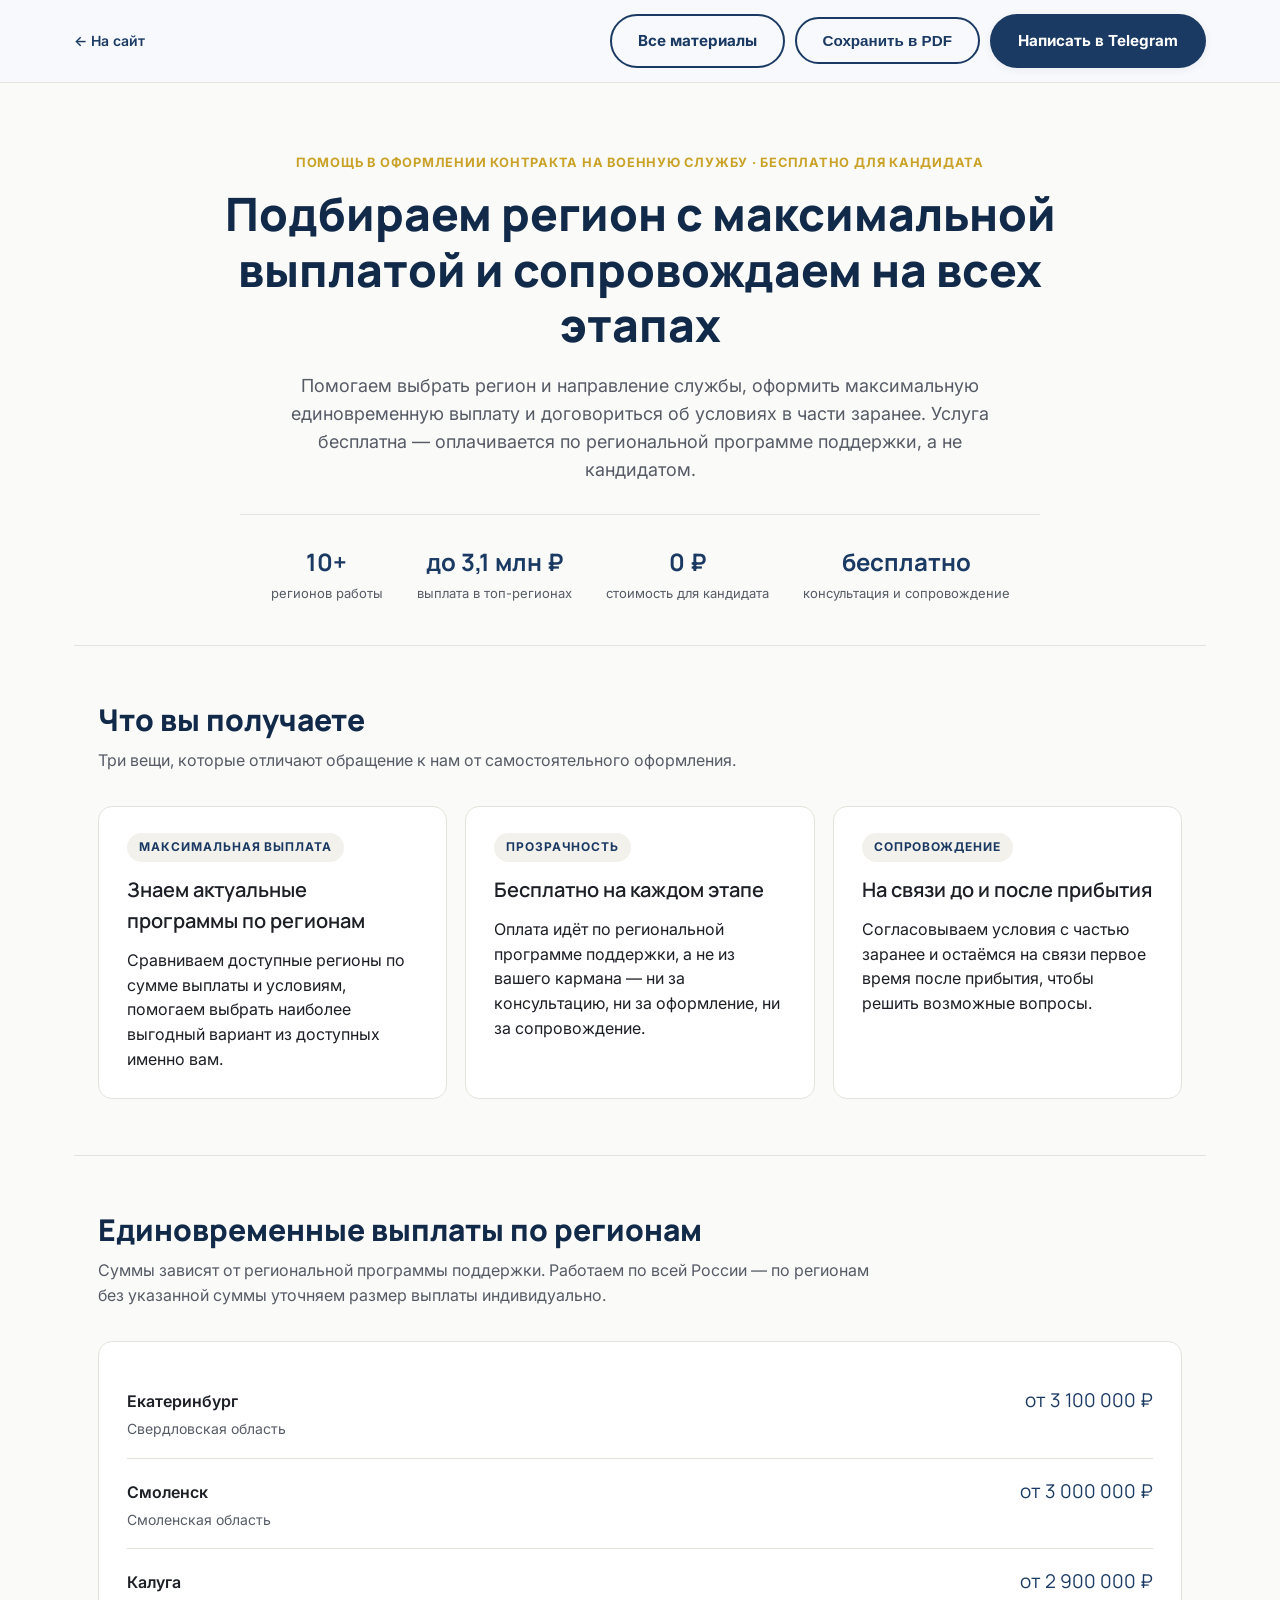
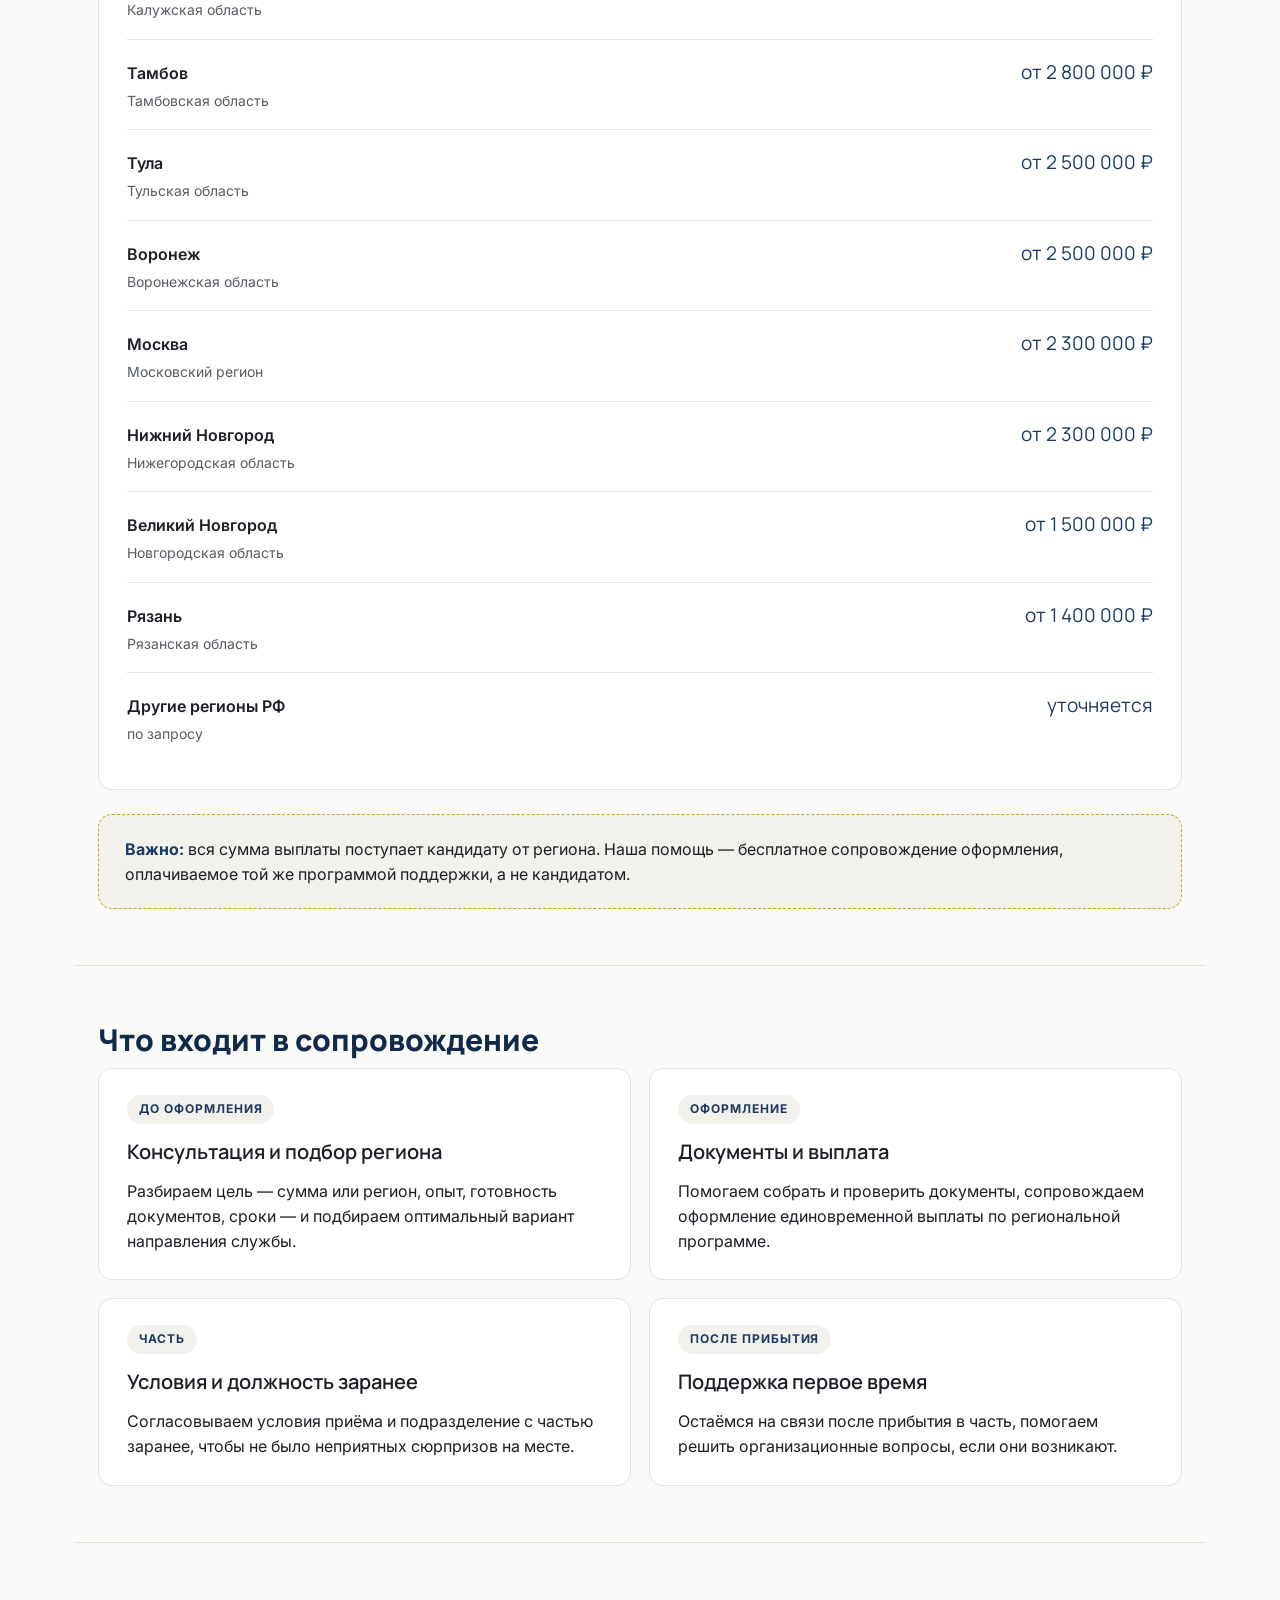
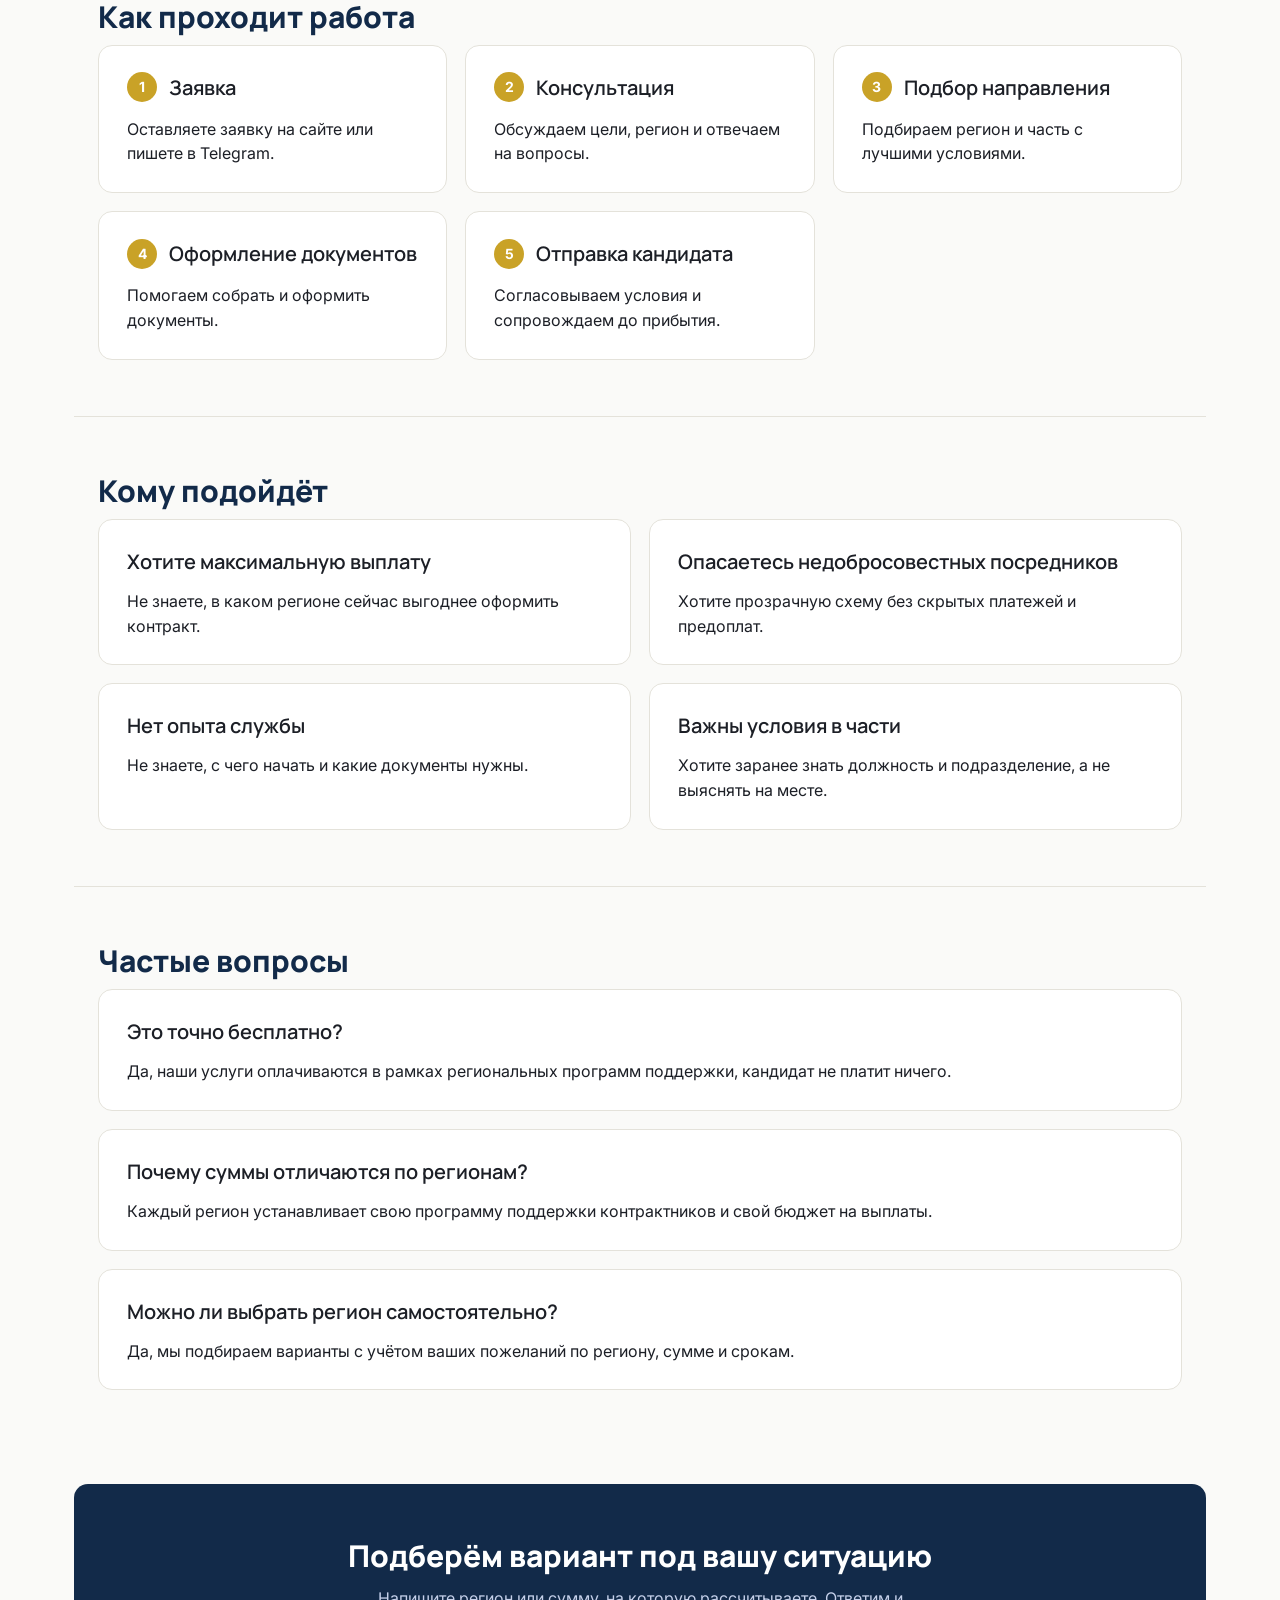
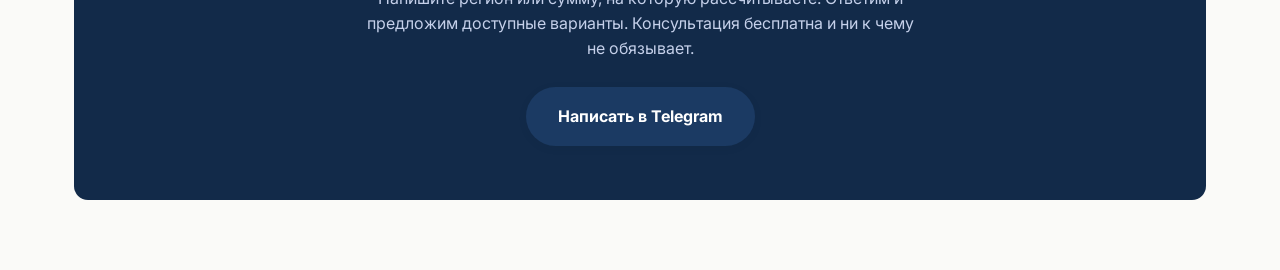
<file: presentation.html>
<!DOCTYPE html>
<html lang="ru">
<head>
<meta charset="UTF-8">
<meta name="viewport" content="width=device-width, initial-scale=1.0">
<title>Презентация условий — помощь в оформлении контракта</title>
<meta name="description" content="Помощь при поступлении на военную службу по контракту: суммы выплат по регионам, порядок действий, условия — бесплатно для кандидата.">
<link rel="preconnect" href="https://fonts.googleapis.com">
<link rel="preconnect" href="https://fonts.gstatic.com" crossorigin>
<link href="https://fonts.googleapis.com/css2?family=Inter:wght@400;500;600;700;800&family=Manrope:wght@600;700;800&display=swap" rel="stylesheet">
<link rel="stylesheet" href="styles.css">
<link rel="stylesheet" href="materials.css">
</head>
<body>

<div class="doc-bar">
  <div class="doc-bar__inner">
    <a href="index.html" class="doc-bar__back">← <span>На сайт</span></a>
    <div class="doc-bar__actions">
      <a href="materials.html" class="btn btn--ghost">Все материалы</a>
      <button class="btn btn--ghost" onclick="window.print()">Сохранить в PDF</button>
      <a href="https://t.me/pro_svo_expert" target="_blank" rel="noopener" class="btn btn--primary">Написать в Telegram</a>
    </div>
  </div>
</div>

<div class="container">

  <section class="pitch">
    <p class="eyebrow eyebrow--center">Помощь в оформлении контракта на военную службу · бесплатно для кандидата</p>
    <h1>Подбираем регион с максимальной выплатой и сопровождаем на всех этапах</h1>
    <p class="pitch__lead">Помогаем выбрать регион и направление службы, оформить максимальную единовременную выплату и договориться об условиях в части заранее. Услуга бесплатна — оплачивается по региональной программе поддержки, а не кандидатом.</p>
    <div class="pitch__meta">
      <div><b>10+</b><span>регионов работы</span></div>
      <div><b>до 3,1 млн ₽</b><span>выплата в топ-регионах</span></div>
      <div><b>0 ₽</b><span>стоимость для кандидата</span></div>
      <div><b>бесплатно</b><span>консультация и сопровождение</span></div>
    </div>
  </section>

  <section class="doc-section">
    <h2>Что вы получаете</h2>
    <p class="doc-section__lead">Три вещи, которые отличают обращение к нам от самостоятельного оформления.</p>
    <div class="grid-3">
      <div class="card">
        <span class="tag">Максимальная выплата</span>
        <p class="card__title">Знаем актуальные программы по регионам</p>
        <p>Сравниваем доступные регионы по сумме выплаты и условиям, помогаем выбрать наиболее выгодный вариант из доступных именно вам.</p>
      </div>
      <div class="card">
        <span class="tag">Прозрачность</span>
        <p class="card__title">Бесплатно на каждом этапе</p>
        <p>Оплата идёт по региональной программе поддержки, а не из вашего кармана — ни за консультацию, ни за оформление, ни за сопровождение.</p>
      </div>
      <div class="card">
        <span class="tag">Сопровождение</span>
        <p class="card__title">На связи до и после прибытия</p>
        <p>Согласовываем условия с частью заранее и остаёмся на связи первое время после прибытия, чтобы решить возможные вопросы.</p>
      </div>
    </div>
  </section>

  <section class="doc-section">
    <h2>Единовременные выплаты по регионам</h2>
    <p class="doc-section__lead">Суммы зависят от региональной программы поддержки. Работаем по всей России — по регионам без указанной суммы уточняем размер выплаты индивидуально.</p>
    <div class="card">
      <div class="offer">
        <div><span class="offer__name">Екатеринбург</span><span class="offer__desc">Свердловская область</span></div>
        <span class="offer__price">от 3 100 000 ₽</span>
      </div>
      <div class="offer">
        <div><span class="offer__name">Смоленск</span><span class="offer__desc">Смоленская область</span></div>
        <span class="offer__price">от 3 000 000 ₽</span>
      </div>
      <div class="offer">
        <div><span class="offer__name">Калуга</span><span class="offer__desc">Калужская область</span></div>
        <span class="offer__price">от 2 900 000 ₽</span>
      </div>
      <div class="offer">
        <div><span class="offer__name">Тамбов</span><span class="offer__desc">Тамбовская область</span></div>
        <span class="offer__price">от 2 800 000 ₽</span>
      </div>
      <div class="offer">
        <div><span class="offer__name">Тула</span><span class="offer__desc">Тульская область</span></div>
        <span class="offer__price">от 2 500 000 ₽</span>
      </div>
      <div class="offer">
        <div><span class="offer__name">Воронеж</span><span class="offer__desc">Воронежская область</span></div>
        <span class="offer__price">от 2 500 000 ₽</span>
      </div>
      <div class="offer">
        <div><span class="offer__name">Москва</span><span class="offer__desc">Московский регион</span></div>
        <span class="offer__price">от 2 300 000 ₽</span>
      </div>
      <div class="offer">
        <div><span class="offer__name">Нижний Новгород</span><span class="offer__desc">Нижегородская область</span></div>
        <span class="offer__price">от 2 300 000 ₽</span>
      </div>
      <div class="offer">
        <div><span class="offer__name">Великий Новгород</span><span class="offer__desc">Новгородская область</span></div>
        <span class="offer__price">от 1 500 000 ₽</span>
      </div>
      <div class="offer">
        <div><span class="offer__name">Рязань</span><span class="offer__desc">Рязанская область</span></div>
        <span class="offer__price">от 1 400 000 ₽</span>
      </div>
      <div class="offer">
        <div><span class="offer__name">Другие регионы РФ</span><span class="offer__desc">по запросу</span></div>
        <span class="offer__price">уточняется</span>
      </div>
    </div>
    <div class="tip"><strong>Важно:</strong> вся сумма выплаты поступает кандидату от региона. Наша помощь — бесплатное сопровождение оформления, оплачиваемое той же программой поддержки, а не кандидатом.</div>
  </section>

  <section class="doc-section">
    <h2>Что входит в сопровождение</h2>
    <div class="grid-2">
      <div class="card">
        <span class="tag">До оформления</span>
        <p class="card__title">Консультация и подбор региона</p>
        <p>Разбираем цель — сумма или регион, опыт, готовность документов, сроки — и подбираем оптимальный вариант направления службы.</p>
      </div>
      <div class="card">
        <span class="tag">Оформление</span>
        <p class="card__title">Документы и выплата</p>
        <p>Помогаем собрать и проверить документы, сопровождаем оформление единовременной выплаты по региональной программе.</p>
      </div>
      <div class="card">
        <span class="tag">Часть</span>
        <p class="card__title">Условия и должность заранее</p>
        <p>Согласовываем условия приёма и подразделение с частью заранее, чтобы не было неприятных сюрпризов на месте.</p>
      </div>
      <div class="card">
        <span class="tag">После прибытия</span>
        <p class="card__title">Поддержка первое время</p>
        <p>Остаёмся на связи после прибытия в часть, помогаем решить организационные вопросы, если они возникают.</p>
      </div>
    </div>
  </section>

  <section class="doc-section">
    <h2>Как проходит работа</h2>
    <div class="grid-3">
      <div class="card">
        <div class="card__head"><span class="card__step">1</span><p class="card__title">Заявка</p></div>
        <p>Оставляете заявку на сайте или пишете в Telegram.</p>
      </div>
      <div class="card">
        <div class="card__head"><span class="card__step">2</span><p class="card__title">Консультация</p></div>
        <p>Обсуждаем цели, регион и отвечаем на вопросы.</p>
      </div>
      <div class="card">
        <div class="card__head"><span class="card__step">3</span><p class="card__title">Подбор направления</p></div>
        <p>Подбираем регион и часть с лучшими условиями.</p>
      </div>
      <div class="card">
        <div class="card__head"><span class="card__step">4</span><p class="card__title">Оформление документов</p></div>
        <p>Помогаем собрать и оформить документы.</p>
      </div>
      <div class="card">
        <div class="card__head"><span class="card__step">5</span><p class="card__title">Отправка кандидата</p></div>
        <p>Согласовываем условия и сопровождаем до прибытия.</p>
      </div>
    </div>
  </section>

  <section class="doc-section">
    <h2>Кому подойдёт</h2>
    <div class="grid-2">
      <div class="card">
        <p class="card__title">Хотите максимальную выплату</p>
        <p>Не знаете, в каком регионе сейчас выгоднее оформить контракт.</p>
      </div>
      <div class="card">
        <p class="card__title">Опасаетесь недобросовестных посредников</p>
        <p>Хотите прозрачную схему без скрытых платежей и предоплат.</p>
      </div>
      <div class="card">
        <p class="card__title">Нет опыта службы</p>
        <p>Не знаете, с чего начать и какие документы нужны.</p>
      </div>
      <div class="card">
        <p class="card__title">Важны условия в части</p>
        <p>Хотите заранее знать должность и подразделение, а не выяснять на месте.</p>
      </div>
    </div>
  </section>

  <section class="doc-section">
    <h2>Частые вопросы</h2>
    <div class="card">
      <p class="card__title">Это точно бесплатно?</p>
      <p>Да, наши услуги оплачиваются в рамках региональных программ поддержки, кандидат не платит ничего.</p>
    </div>
    <div class="card">
      <p class="card__title">Почему суммы отличаются по регионам?</p>
      <p>Каждый регион устанавливает свою программу поддержки контрактников и свой бюджет на выплаты.</p>
    </div>
    <div class="card">
      <p class="card__title">Можно ли выбрать регион самостоятельно?</p>
      <p>Да, мы подбираем варианты с учётом ваших пожеланий по региону, сумме и срокам.</p>
    </div>
  </section>

  <div class="cta-final">
    <h2>Подберём вариант под вашу ситуацию</h2>
    <p>Напишите регион или сумму, на которую рассчитываете. Ответим и предложим доступные варианты. Консультация бесплатна и ни к чему не обязывает.</p>
    <a href="https://t.me/pro_svo_expert" target="_blank" rel="noopener" class="btn btn--primary btn--lg">Написать в Telegram</a>
  </div>

</div>

</body>
</html>
</file>
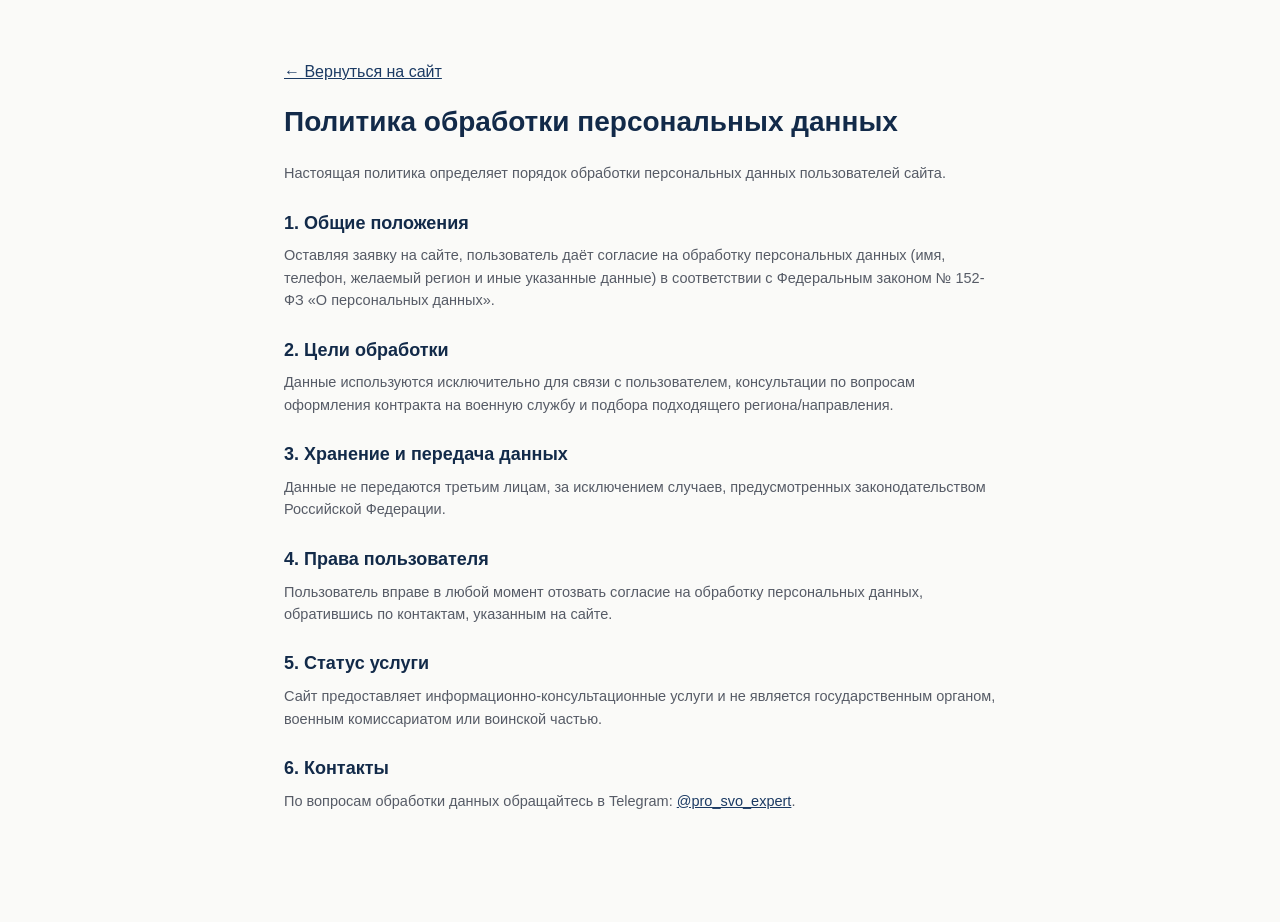
<file: privacy.html>
<!DOCTYPE html>
<html lang="ru">
<head>
<meta charset="UTF-8">
<meta name="viewport" content="width=device-width, initial-scale=1.0">
<title>Политика обработки персональных данных</title>
<meta name="robots" content="noindex">
<link rel="stylesheet" href="styles.css">
<style>
  .legal { max-width: 760px; margin: 0 auto; padding: 60px 24px 100px; }
  .legal h1 { font-size: 28px; margin: 20px 0 24px; }
  .legal h2 { font-size: 18px; margin: 28px 0 10px; }
  .legal p, .legal li { font-size: 14.5px; margin-bottom: 10px; color: var(--clr-text-soft); }
  .legal a { color: var(--clr-navy); text-decoration: underline; }
</style>
</head>
<body>
<div class="legal">
  <a href="index.html">← Вернуться на сайт</a>
  <h1>Политика обработки персональных данных</h1>
  <p>Настоящая политика определяет порядок обработки персональных данных пользователей сайта.</p>

  <h2>1. Общие положения</h2>
  <p>Оставляя заявку на сайте, пользователь даёт согласие на обработку персональных данных (имя, телефон, желаемый регион и иные указанные данные) в соответствии с Федеральным законом № 152-ФЗ «О персональных данных».</p>

  <h2>2. Цели обработки</h2>
  <p>Данные используются исключительно для связи с пользователем, консультации по вопросам оформления контракта на военную службу и подбора подходящего региона/направления.</p>

  <h2>3. Хранение и передача данных</h2>
  <p>Данные не передаются третьим лицам, за исключением случаев, предусмотренных законодательством Российской Федерации.</p>

  <h2>4. Права пользователя</h2>
  <p>Пользователь вправе в любой момент отозвать согласие на обработку персональных данных, обратившись по контактам, указанным на сайте.</p>

  <h2>5. Статус услуги</h2>
  <p>Сайт предоставляет информационно-консультационные услуги и не является государственным органом, военным комиссариатом или воинской частью.</p>

  <h2>6. Контакты</h2>
  <p>По вопросам обработки данных обращайтесь в Telegram: <a href="https://t.me/pro_svo_expert" target="_blank" rel="noopener">@pro_svo_expert</a>.</p>
</div>
</body>
</html>
</file>
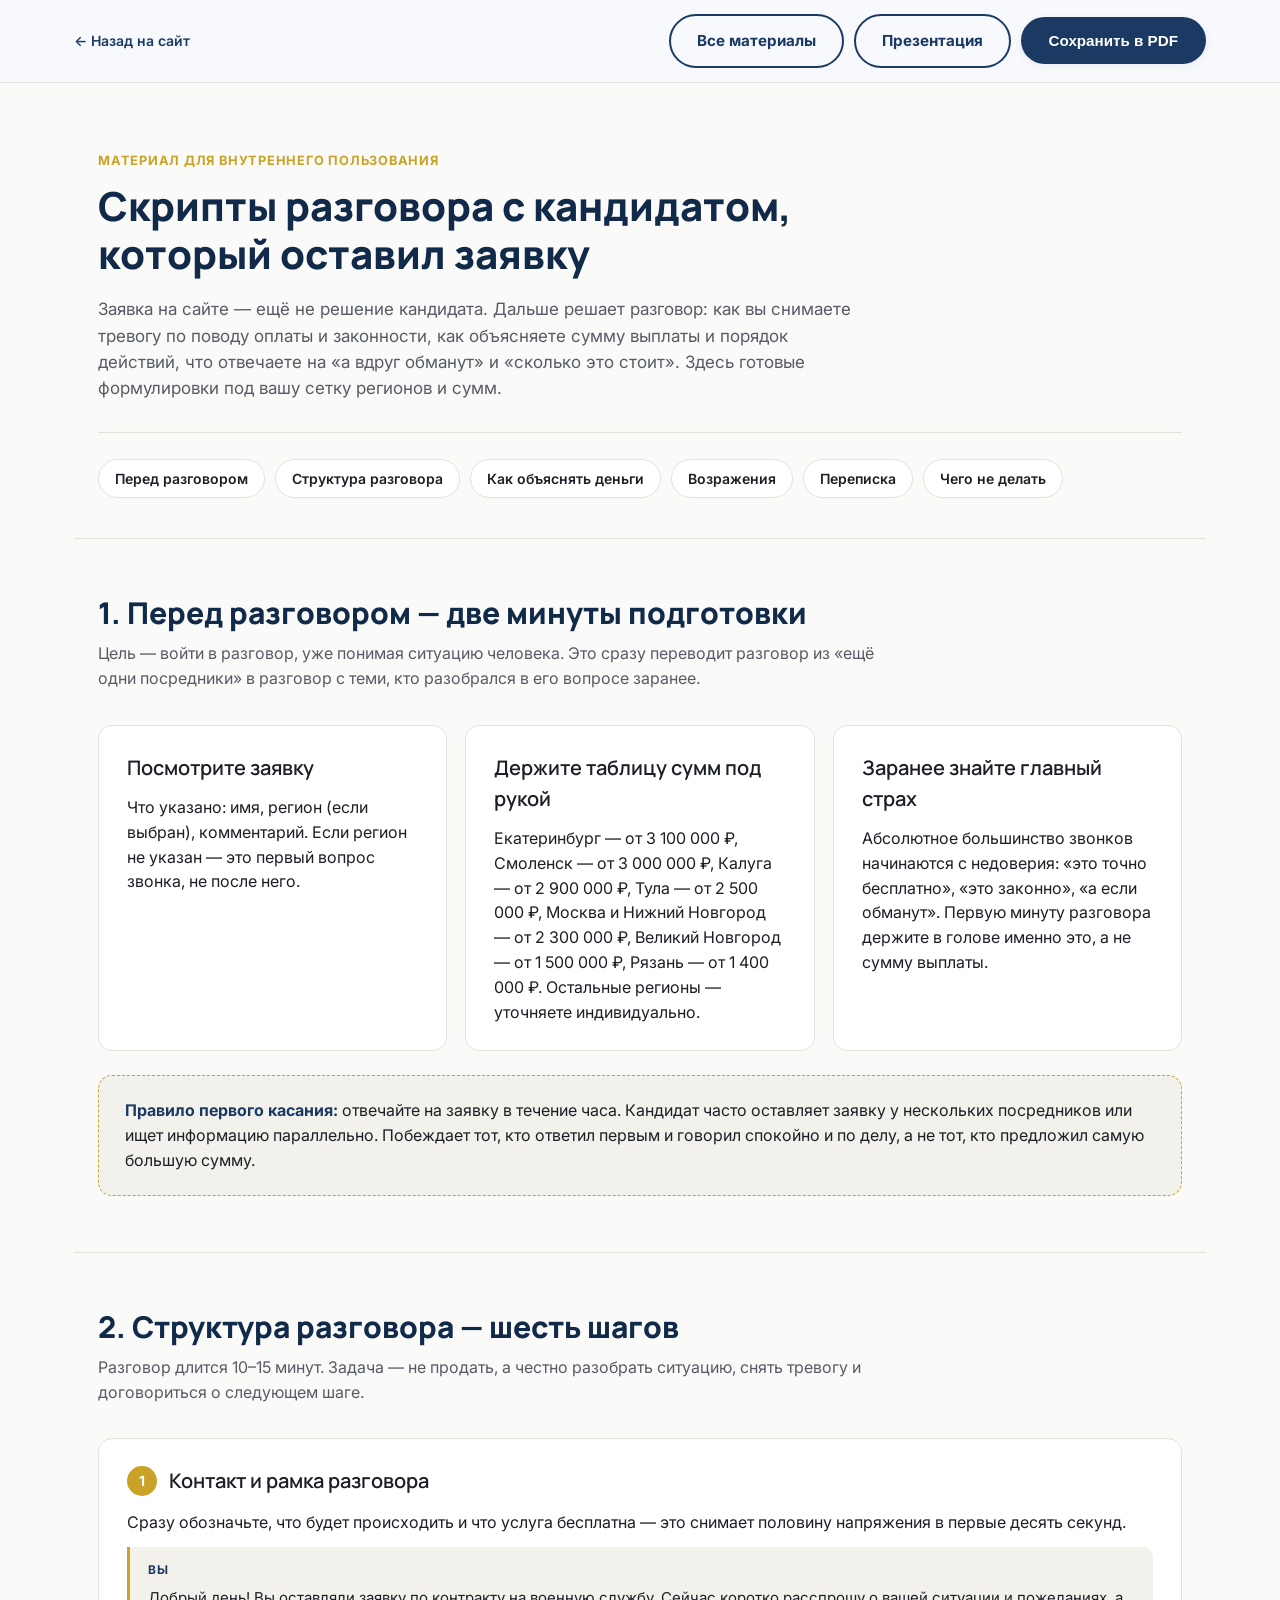
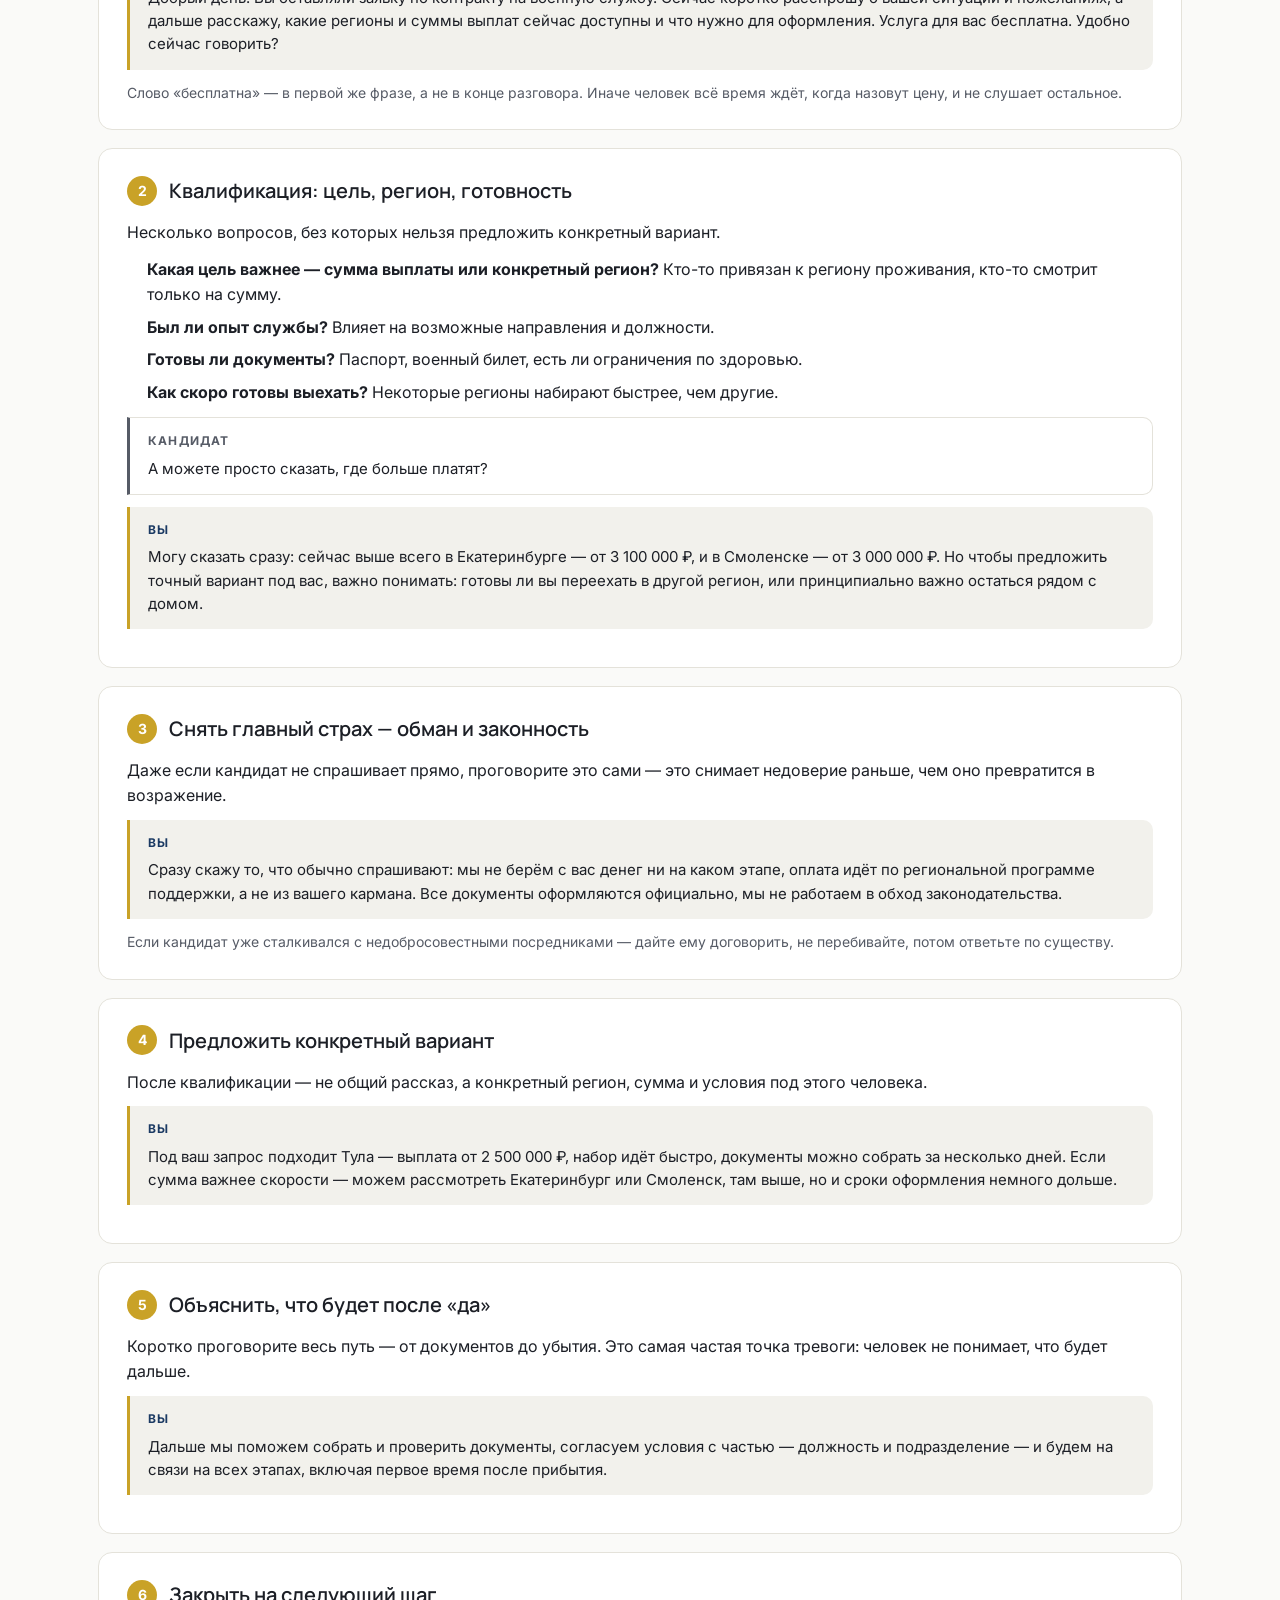
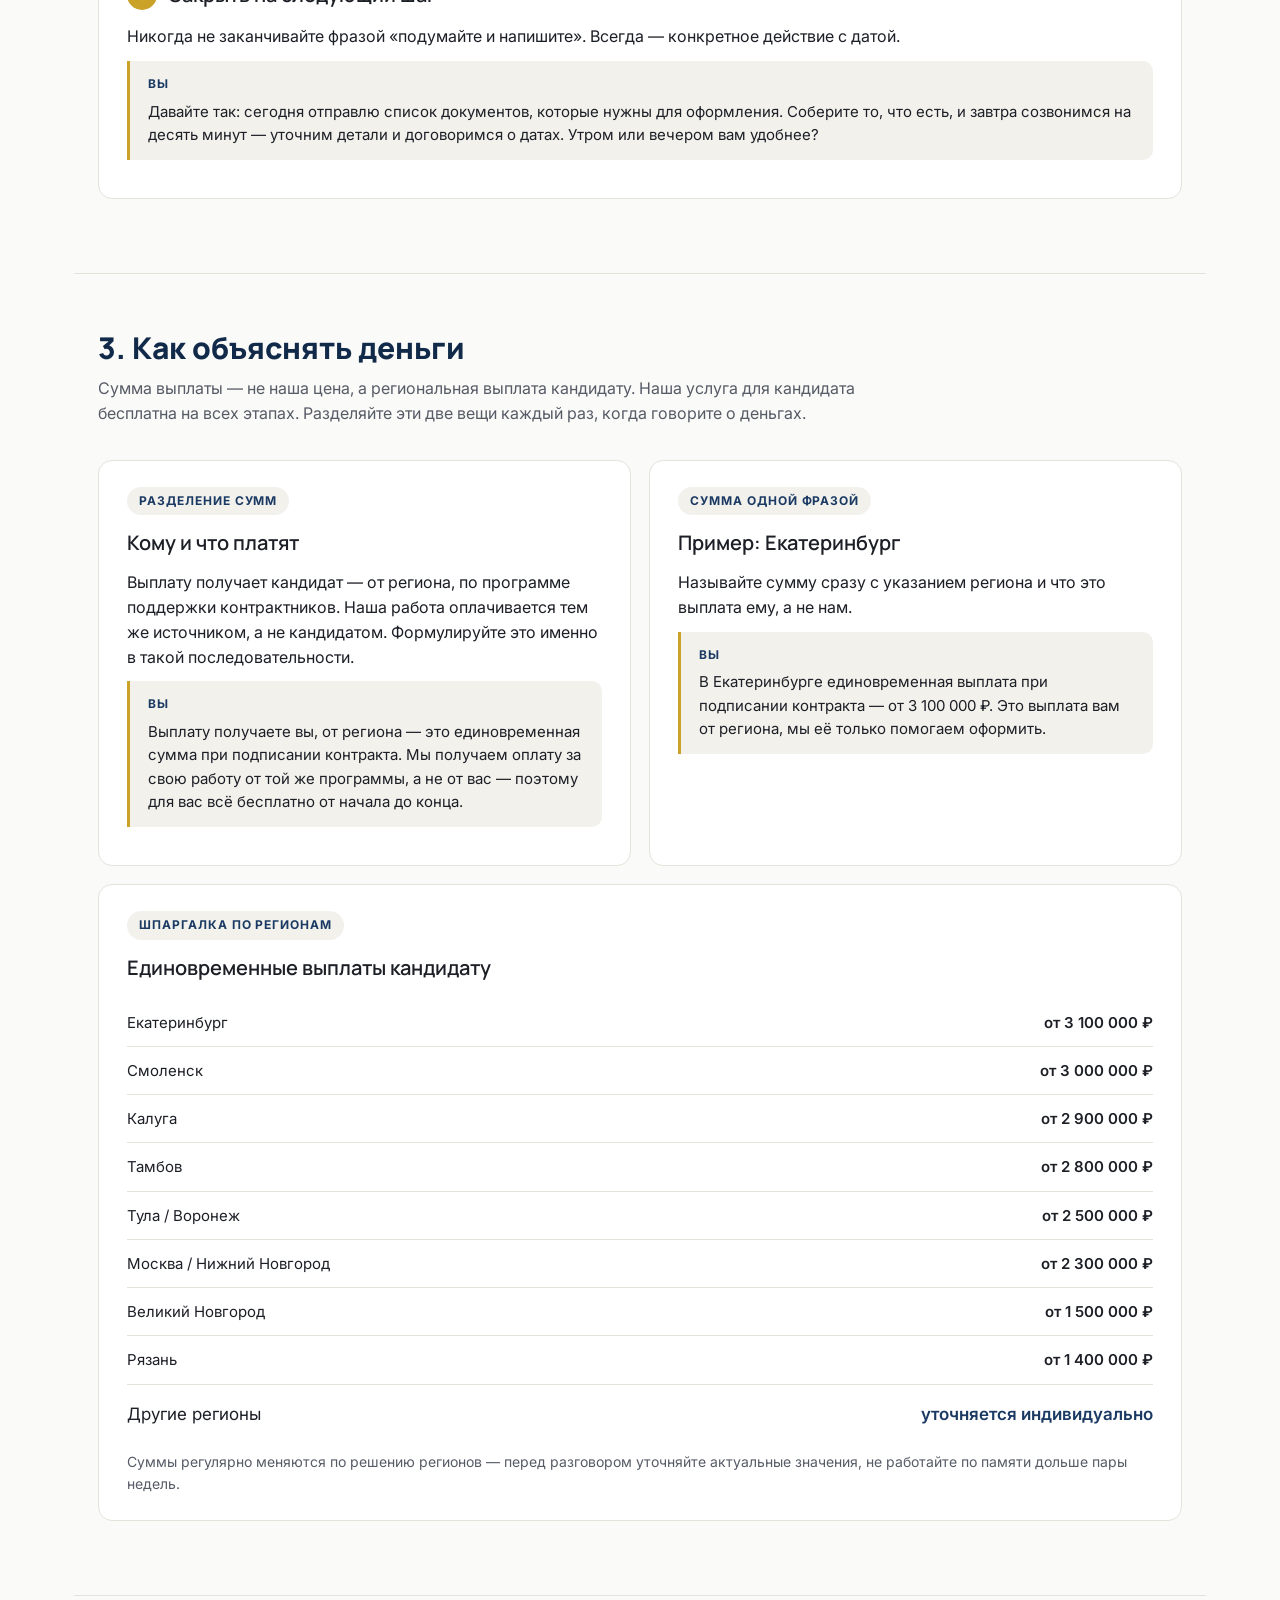
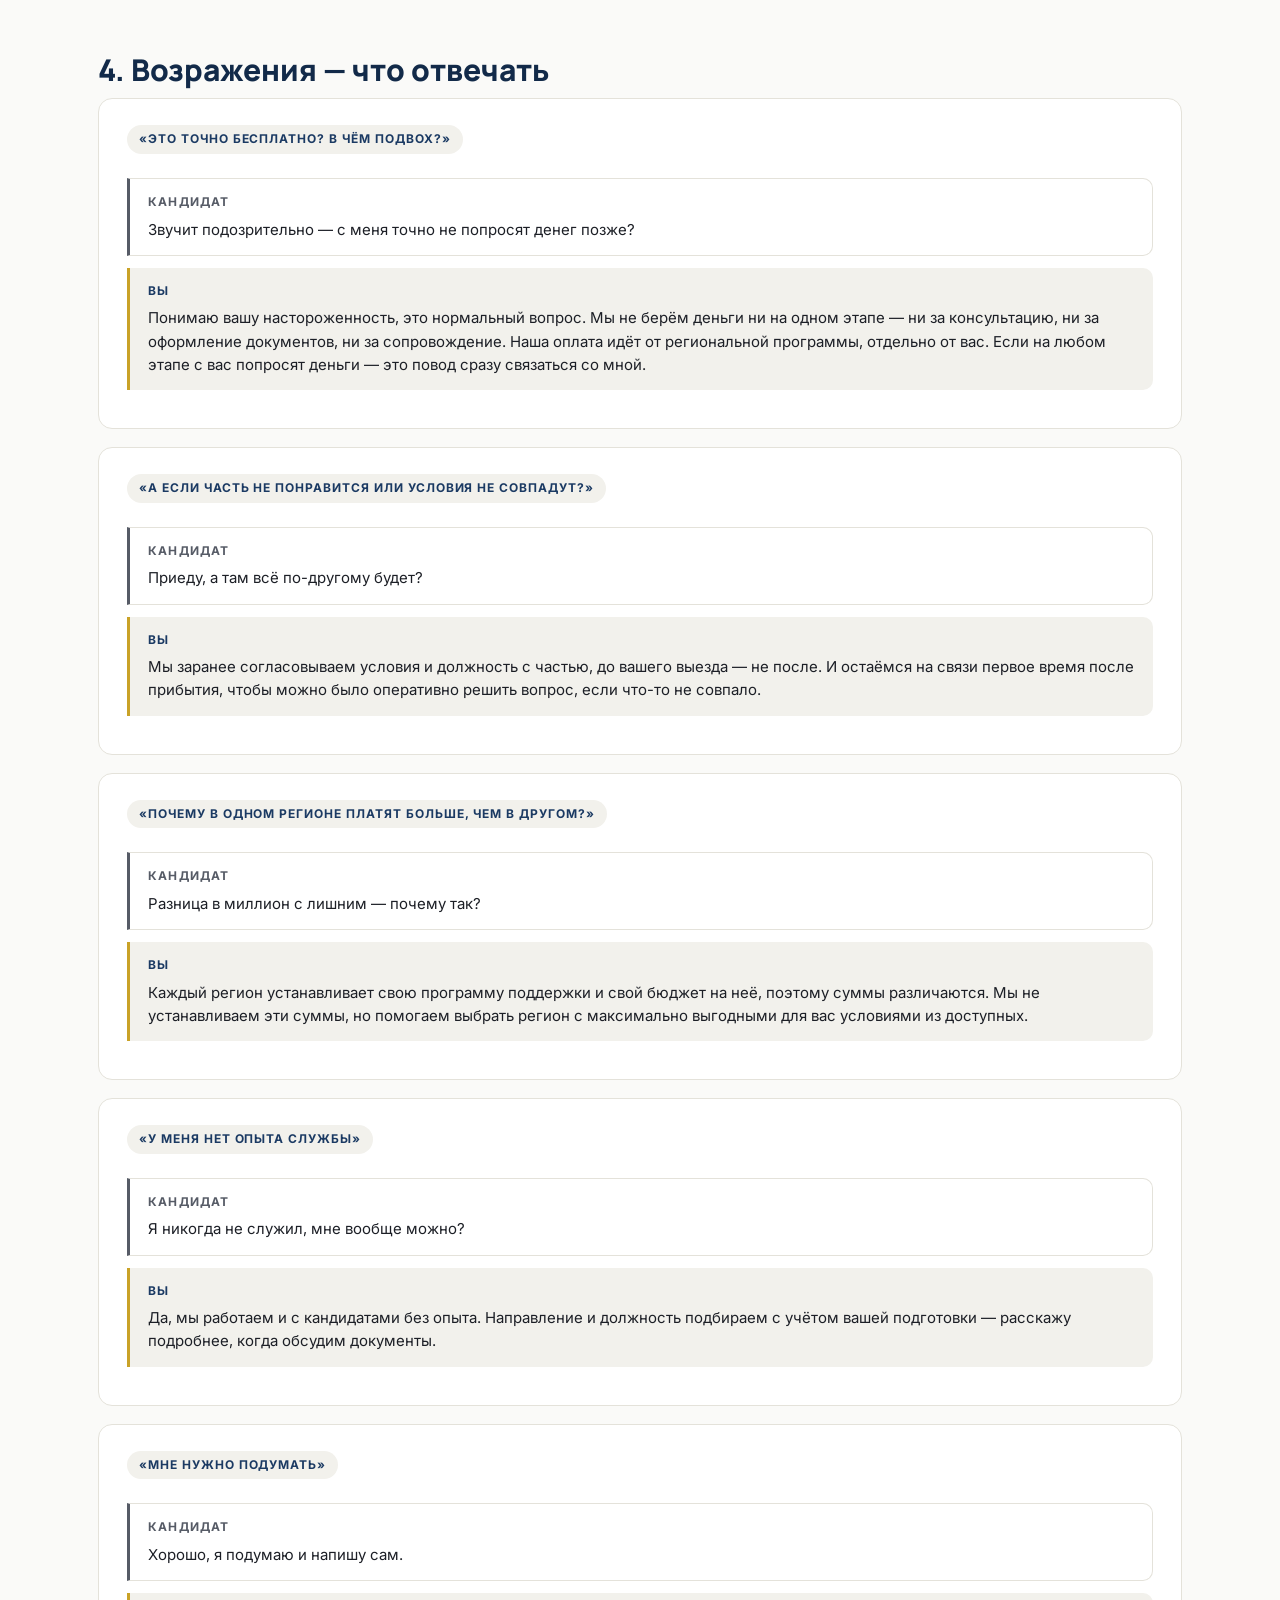
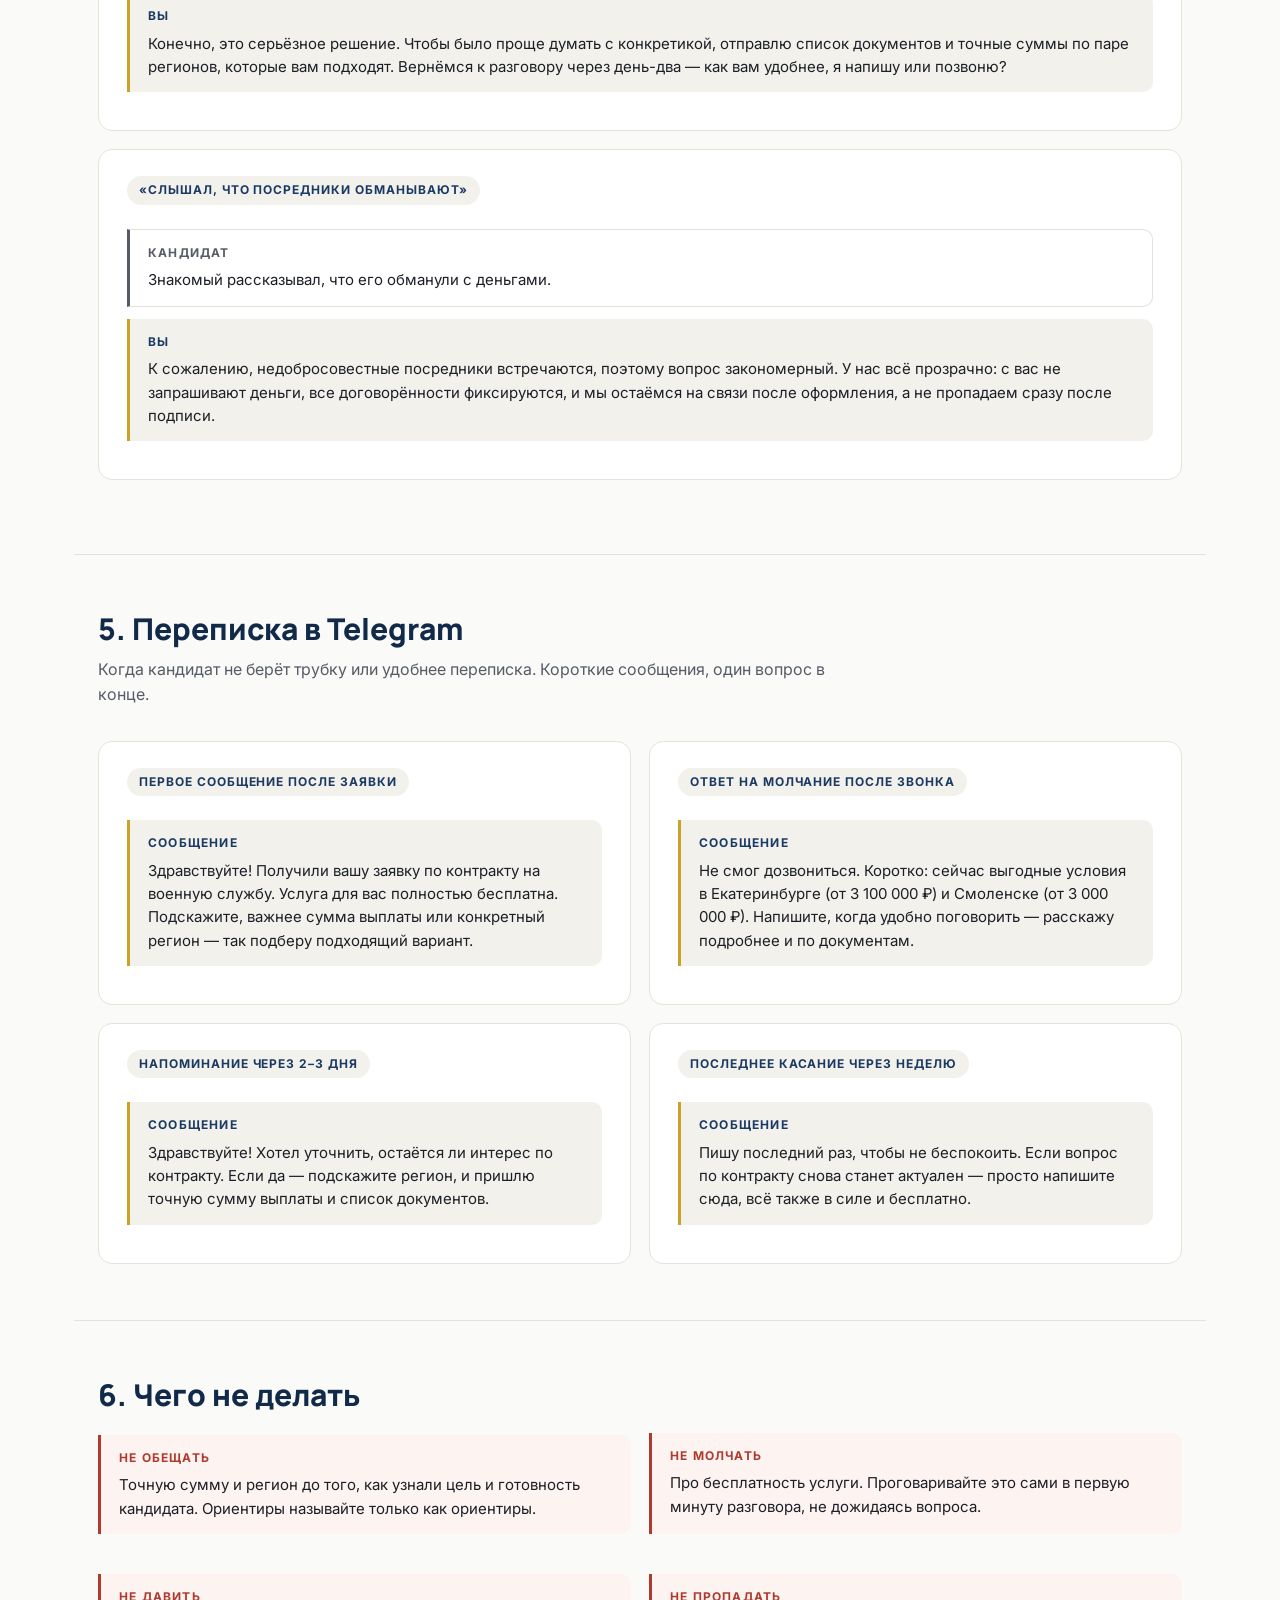
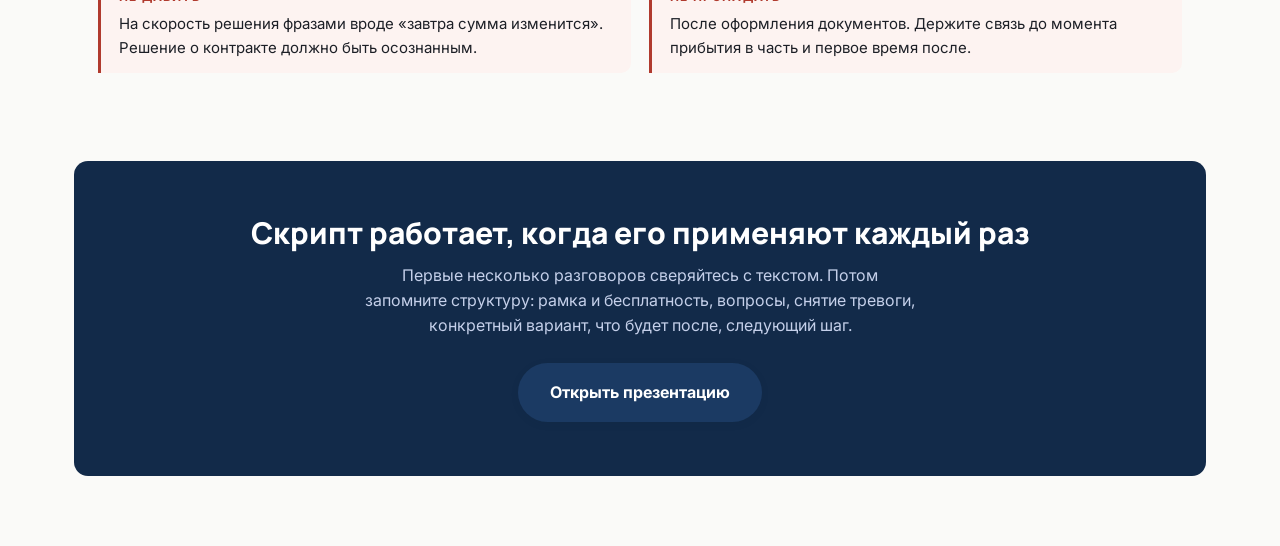
<file: scripts.html>
<!DOCTYPE html>
<html lang="ru">
<head>
<meta charset="UTF-8">
<meta name="viewport" content="width=device-width, initial-scale=1.0">
<title>Скрипты разговора с кандидатом — СЛУЖБА ПО КОНТРАКТУ</title>
<meta name="description" content="Что говорить кандидату, который оставил заявку: структура разговора, снятие сомнений по деньгам и законности, отработка возражений.">
<meta name="robots" content="noindex">
<link rel="preconnect" href="https://fonts.googleapis.com">
<link rel="preconnect" href="https://fonts.gstatic.com" crossorigin>
<link href="https://fonts.googleapis.com/css2?family=Inter:wght@400;500;600;700;800&family=Manrope:wght@600;700;800&display=swap" rel="stylesheet">
<link rel="stylesheet" href="styles.css">
<link rel="stylesheet" href="materials.css">
</head>
<body>

<div class="doc-bar">
  <div class="doc-bar__inner">
    <a href="index.html" class="doc-bar__back">← <span>Назад на сайт</span></a>
    <div class="doc-bar__actions">
      <a href="materials.html" class="btn btn--ghost">Все материалы</a>
      <a href="presentation.html" class="btn btn--ghost">Презентация</a>
      <button class="btn btn--primary" onclick="window.print()">Сохранить в PDF</button>
    </div>
  </div>
</div>

<div class="container">

  <section class="doc-hero">
    <p class="eyebrow">Материал для внутреннего пользования</p>
    <h1>Скрипты разговора с кандидатом, который оставил заявку</h1>
    <p class="doc-hero__lead">Заявка на сайте — ещё не решение кандидата. Дальше решает разговор: как вы снимаете тревогу по поводу оплаты и законности, как объясняете сумму выплаты и порядок действий, что отвечаете на «а вдруг обманут» и «сколько это стоит». Здесь готовые формулировки под вашу сетку регионов и сумм.</p>
    <nav class="toc">
      <a href="#prep">Перед разговором</a>
      <a href="#call">Структура разговора</a>
      <a href="#money">Как объяснять деньги</a>
      <a href="#objections">Возражения</a>
      <a href="#chat">Переписка</a>
      <a href="#stop">Чего не делать</a>
    </nav>
  </section>

  <section class="doc-section" id="prep">
    <h2>1. Перед разговором — две минуты подготовки</h2>
    <p class="doc-section__lead">Цель — войти в разговор, уже понимая ситуацию человека. Это сразу переводит разговор из «ещё одни посредники» в разговор с теми, кто разобрался в его вопросе заранее.</p>

    <div class="grid-3">
      <div class="card">
        <p class="card__title">Посмотрите заявку</p>
        <p>Что указано: имя, регион (если выбран), комментарий. Если регион не указан — это первый вопрос звонка, не после него.</p>
      </div>
      <div class="card">
        <p class="card__title">Держите таблицу сумм под рукой</p>
        <p>Екатеринбург — от 3 100 000 ₽, Смоленск — от 3 000 000 ₽, Калуга — от 2 900 000 ₽, Тула — от 2 500 000 ₽, Москва и Нижний Новгород — от 2 300 000 ₽, Великий Новгород — от 1 500 000 ₽, Рязань — от 1 400 000 ₽. Остальные регионы — уточняете индивидуально.</p>
      </div>
      <div class="card">
        <p class="card__title">Заранее знайте главный страх</p>
        <p>Абсолютное большинство звонков начинаются с недоверия: «это точно бесплатно», «это законно», «а если обманут». Первую минуту разговора держите в голове именно это, а не сумму выплаты.</p>
      </div>
    </div>

    <div class="tip">
      <strong>Правило первого касания:</strong> отвечайте на заявку в течение часа. Кандидат часто оставляет заявку у нескольких посредников или ищет информацию параллельно. Побеждает тот, кто ответил первым и говорил спокойно и по делу, а не тот, кто предложил самую большую сумму.
    </div>
  </section>

  <section class="doc-section" id="call">
    <h2>2. Структура разговора — шесть шагов</h2>
    <p class="doc-section__lead">Разговор длится 10–15 минут. Задача — не продать, а честно разобрать ситуацию, снять тревогу и договориться о следующем шаге.</p>

    <div class="card">
      <div class="card__head"><span class="card__step">1</span><p class="card__title">Контакт и рамка разговора</p></div>
      <p>Сразу обозначьте, что будет происходить и что услуга бесплатна — это снимает половину напряжения в первые десять секунд.</p>
      <div class="say">
        <span class="say__who">Вы</span>
        Добрый день! Вы оставляли заявку по контракту на военную службу. Сейчас коротко расспрошу о вашей ситуации и пожеланиях, а дальше расскажу, какие регионы и суммы выплат сейчас доступны и что нужно для оформления. Услуга для вас бесплатна. Удобно сейчас говорить?
      </div>
      <p class="card__note">Слово «бесплатна» — в первой же фразе, а не в конце разговора. Иначе человек всё время ждёт, когда назовут цену, и не слушает остальное.</p>
    </div>

    <div class="card">
      <div class="card__head"><span class="card__step">2</span><p class="card__title">Квалификация: цель, регион, готовность</p></div>
      <p>Несколько вопросов, без которых нельзя предложить конкретный вариант.</p>
      <ul class="ul">
        <li><b>Какая цель важнее — сумма выплаты или конкретный регион?</b> Кто-то привязан к региону проживания, кто-то смотрит только на сумму.</li>
        <li><b>Был ли опыт службы?</b> Влияет на возможные направления и должности.</li>
        <li><b>Готовы ли документы?</b> Паспорт, военный билет, есть ли ограничения по здоровью.</li>
        <li><b>Как скоро готовы выехать?</b> Некоторые регионы набирают быстрее, чем другие.</li>
      </ul>
      <div class="say say--client">
        <span class="say__who">Кандидат</span>
        А можете просто сказать, где больше платят?
      </div>
      <div class="say">
        <span class="say__who">Вы</span>
        Могу сказать сразу: сейчас выше всего в Екатеринбурге — от 3 100 000 ₽, и в Смоленске — от 3 000 000 ₽. Но чтобы предложить точный вариант под вас, важно понимать: готовы ли вы переехать в другой регион, или принципиально важно остаться рядом с домом.
      </div>
    </div>

    <div class="card">
      <div class="card__head"><span class="card__step">3</span><p class="card__title">Снять главный страх — обман и законность</p></div>
      <p>Даже если кандидат не спрашивает прямо, проговорите это сами — это снимает недоверие раньше, чем оно превратится в возражение.</p>
      <div class="say">
        <span class="say__who">Вы</span>
        Сразу скажу то, что обычно спрашивают: мы не берём с вас денег ни на каком этапе, оплата идёт по региональной программе поддержки, а не из вашего кармана. Все документы оформляются официально, мы не работаем в обход законодательства.
      </div>
      <p class="card__note">Если кандидат уже сталкивался с недобросовестными посредниками — дайте ему договорить, не перебивайте, потом ответьте по существу.</p>
    </div>

    <div class="card">
      <div class="card__head"><span class="card__step">4</span><p class="card__title">Предложить конкретный вариант</p></div>
      <p>После квалификации — не общий рассказ, а конкретный регион, сумма и условия под этого человека.</p>
      <div class="say">
        <span class="say__who">Вы</span>
        Под ваш запрос подходит Тула — выплата от 2 500 000 ₽, набор идёт быстро, документы можно собрать за несколько дней. Если сумма важнее скорости — можем рассмотреть Екатеринбург или Смоленск, там выше, но и сроки оформления немного дольше.
      </div>
    </div>

    <div class="card">
      <div class="card__head"><span class="card__step">5</span><p class="card__title">Объяснить, что будет после «да»</p></div>
      <p>Коротко проговорите весь путь — от документов до убытия. Это самая частая точка тревоги: человек не понимает, что будет дальше.</p>
      <div class="say">
        <span class="say__who">Вы</span>
        Дальше мы поможем собрать и проверить документы, согласуем условия с частью — должность и подразделение — и будем на связи на всех этапах, включая первое время после прибытия.
      </div>
    </div>

    <div class="card">
      <div class="card__head"><span class="card__step">6</span><p class="card__title">Закрыть на следующий шаг</p></div>
      <p>Никогда не заканчивайте фразой «подумайте и напишите». Всегда — конкретное действие с датой.</p>
      <div class="say">
        <span class="say__who">Вы</span>
        Давайте так: сегодня отправлю список документов, которые нужны для оформления. Соберите то, что есть, и завтра созвонимся на десять минут — уточним детали и договоримся о датах. Утром или вечером вам удобнее?
      </div>
    </div>
  </section>

  <section class="doc-section" id="money">
    <h2>3. Как объяснять деньги</h2>
    <p class="doc-section__lead">Сумма выплаты — не наша цена, а региональная выплата кандидату. Наша услуга для кандидата бесплатна на всех этапах. Разделяйте эти две вещи каждый раз, когда говорите о деньгах.</p>

    <div class="grid-2">
      <div class="card">
        <span class="tag">Разделение сумм</span>
        <p class="card__title">Кому и что платят</p>
        <p>Выплату получает кандидат — от региона, по программе поддержки контрактников. Наша работа оплачивается тем же источником, а не кандидатом. Формулируйте это именно в такой последовательности.</p>
        <div class="say">
          <span class="say__who">Вы</span>
          Выплату получаете вы, от региона — это единовременная сумма при подписании контракта. Мы получаем оплату за свою работу от той же программы, а не от вас — поэтому для вас всё бесплатно от начала до конца.
        </div>
      </div>
      <div class="card">
        <span class="tag">Сумма одной фразой</span>
        <p class="card__title">Пример: Екатеринбург</p>
        <p>Называйте сумму сразу с указанием региона и что это выплата ему, а не нам.</p>
        <div class="say">
          <span class="say__who">Вы</span>
          В Екатеринбурге единовременная выплата при подписании контракта — от 3 100 000 ₽. Это выплата вам от региона, мы её только помогаем оформить.
        </div>
      </div>
    </div>

    <div class="card" style="margin-top:18px">
      <span class="tag">Шпаргалка по регионам</span>
      <p class="card__title">Единовременные выплаты кандидату</p>
      <table class="calc">
        <tr><td>Екатеринбург</td><td>от 3 100 000 ₽</td></tr>
        <tr><td>Смоленск</td><td>от 3 000 000 ₽</td></tr>
        <tr><td>Калуга</td><td>от 2 900 000 ₽</td></tr>
        <tr><td>Тамбов</td><td>от 2 800 000 ₽</td></tr>
        <tr><td>Тула / Воронеж</td><td>от 2 500 000 ₽</td></tr>
        <tr><td>Москва / Нижний Новгород</td><td>от 2 300 000 ₽</td></tr>
        <tr><td>Великий Новгород</td><td>от 1 500 000 ₽</td></tr>
        <tr><td>Рязань</td><td>от 1 400 000 ₽</td></tr>
        <tr><td>Другие регионы</td><td>уточняется индивидуально</td></tr>
      </table>
      <p class="card__note">Суммы регулярно меняются по решению регионов — перед разговором уточняйте актуальные значения, не работайте по памяти дольше пары недель.</p>
    </div>
  </section>

  <section class="doc-section" id="objections">
    <h2>4. Возражения — что отвечать</h2>

    <div class="card">
      <span class="tag">«Это точно бесплатно? В чём подвох?»</span>
      <div class="say say--client">
        <span class="say__who">Кандидат</span>
        Звучит подозрительно — с меня точно не попросят денег позже?
      </div>
      <div class="say">
        <span class="say__who">Вы</span>
        Понимаю вашу настороженность, это нормальный вопрос. Мы не берём деньги ни на одном этапе — ни за консультацию, ни за оформление документов, ни за сопровождение. Наша оплата идёт от региональной программы, отдельно от вас. Если на любом этапе с вас попросят деньги — это повод сразу связаться со мной.
      </div>
    </div>

    <div class="card">
      <span class="tag">«А если часть не понравится или условия не совпадут?»</span>
      <div class="say say--client">
        <span class="say__who">Кандидат</span>
        Приеду, а там всё по-другому будет?
      </div>
      <div class="say">
        <span class="say__who">Вы</span>
        Мы заранее согласовываем условия и должность с частью, до вашего выезда — не после. И остаёмся на связи первое время после прибытия, чтобы можно было оперативно решить вопрос, если что-то не совпало.
      </div>
    </div>

    <div class="card">
      <span class="tag">«Почему в одном регионе платят больше, чем в другом?»</span>
      <div class="say say--client">
        <span class="say__who">Кандидат</span>
        Разница в миллион с лишним — почему так?
      </div>
      <div class="say">
        <span class="say__who">Вы</span>
        Каждый регион устанавливает свою программу поддержки и свой бюджет на неё, поэтому суммы различаются. Мы не устанавливаем эти суммы, но помогаем выбрать регион с максимально выгодными для вас условиями из доступных.
      </div>
    </div>

    <div class="card">
      <span class="tag">«У меня нет опыта службы»</span>
      <div class="say say--client">
        <span class="say__who">Кандидат</span>
        Я никогда не служил, мне вообще можно?
      </div>
      <div class="say">
        <span class="say__who">Вы</span>
        Да, мы работаем и с кандидатами без опыта. Направление и должность подбираем с учётом вашей подготовки — расскажу подробнее, когда обсудим документы.
      </div>
    </div>

    <div class="card">
      <span class="tag">«Мне нужно подумать»</span>
      <div class="say say--client">
        <span class="say__who">Кандидат</span>
        Хорошо, я подумаю и напишу сам.
      </div>
      <div class="say">
        <span class="say__who">Вы</span>
        Конечно, это серьёзное решение. Чтобы было проще думать с конкретикой, отправлю список документов и точные суммы по паре регионов, которые вам подходят. Вернёмся к разговору через день-два — как вам удобнее, я напишу или позвоню?
      </div>
    </div>

    <div class="card">
      <span class="tag">«Слышал, что посредники обманывают»</span>
      <div class="say say--client">
        <span class="say__who">Кандидат</span>
        Знакомый рассказывал, что его обманули с деньгами.
      </div>
      <div class="say">
        <span class="say__who">Вы</span>
        К сожалению, недобросовестные посредники встречаются, поэтому вопрос закономерный. У нас всё прозрачно: с вас не запрашивают деньги, все договорённости фиксируются, и мы остаёмся на связи после оформления, а не пропадаем сразу после подписи.
      </div>
    </div>
  </section>

  <section class="doc-section" id="chat">
    <h2>5. Переписка в Telegram</h2>
    <p class="doc-section__lead">Когда кандидат не берёт трубку или удобнее переписка. Короткие сообщения, один вопрос в конце.</p>

    <div class="grid-2">
      <div class="card">
        <span class="tag">Первое сообщение после заявки</span>
        <div class="say">
          <span class="say__who">Сообщение</span>
          Здравствуйте! Получили вашу заявку по контракту на военную службу. Услуга для вас полностью бесплатна. Подскажите, важнее сумма выплаты или конкретный регион — так подберу подходящий вариант.
        </div>
      </div>
      <div class="card">
        <span class="tag">Ответ на молчание после звонка</span>
        <div class="say">
          <span class="say__who">Сообщение</span>
          Не смог дозвониться. Коротко: сейчас выгодные условия в Екатеринбурге (от 3 100 000 ₽) и Смоленске (от 3 000 000 ₽). Напишите, когда удобно поговорить — расскажу подробнее и по документам.
        </div>
      </div>
      <div class="card">
        <span class="tag">Напоминание через 2–3 дня</span>
        <div class="say">
          <span class="say__who">Сообщение</span>
          Здравствуйте! Хотел уточнить, остаётся ли интерес по контракту. Если да — подскажите регион, и пришлю точную сумму выплаты и список документов.
        </div>
      </div>
      <div class="card">
        <span class="tag">Последнее касание через неделю</span>
        <div class="say">
          <span class="say__who">Сообщение</span>
          Пишу последний раз, чтобы не беспокоить. Если вопрос по контракту снова станет актуален — просто напишите сюда, всё также в силе и бесплатно.
        </div>
      </div>
    </div>
  </section>

  <section class="doc-section" id="stop">
    <h2>6. Чего не делать</h2>
    <div class="grid-2">
      <div class="say say--stop"><span class="say__who">Не обещать</span>Точную сумму и регион до того, как узнали цель и готовность кандидата. Ориентиры называйте только как ориентиры.</div>
      <div class="say say--stop"><span class="say__who">Не молчать</span>Про бесплатность услуги. Проговаривайте это сами в первую минуту разговора, не дожидаясь вопроса.</div>
      <div class="say say--stop"><span class="say__who">Не давить</span>На скорость решения фразами вроде «завтра сумма изменится». Решение о контракте должно быть осознанным.</div>
      <div class="say say--stop"><span class="say__who">Не пропадать</span>После оформления документов. Держите связь до момента прибытия в часть и первое время после.</div>
    </div>
  </section>

  <div class="cta-final">
    <h2>Скрипт работает, когда его применяют каждый раз</h2>
    <p>Первые несколько разговоров сверяйтесь с текстом. Потом запомните структуру: рамка и бесплатность, вопросы, снятие тревоги, конкретный вариант, что будет после, следующий шаг.</p>
    <a href="presentation.html" class="btn btn--primary btn--lg">Открыть презентацию</a>
  </div>

</div>

</body>
</html>
</file>
<file: styles.css>
:root {
  --clr-bg: #FAFAF8;
  --clr-bg-alt: #F2F1EC;
  --clr-surface: #FFFFFF;
  --clr-text: #1C1F26;
  --clr-text-soft: #565B66;
  --clr-navy: #1B3A63;
  --clr-navy-dark: #122A49;
  --clr-gold: #C9A227;
  --clr-gold-soft: #E8D48A;
  --clr-border: #E4E2DA;
  --shadow-sm: 0 2px 10px rgba(20, 30, 50, 0.06);
  --shadow-md: 0 12px 32px rgba(20, 30, 50, 0.10);
  --radius: 14px;
  --font-head: 'Manrope', sans-serif;
  --font-body: 'Inter', sans-serif;
}

* { box-sizing: border-box; margin: 0; padding: 0; }
html { scroll-behavior: smooth; }
body {
  font-family: var(--font-body);
  color: var(--clr-text);
  background: var(--clr-bg);
  line-height: 1.55;
  -webkit-font-smoothing: antialiased;
}
img { max-width: 100%; display: block; }
a { color: inherit; text-decoration: none; }
ul { list-style: none; }
.container { max-width: 1180px; margin: 0 auto; padding: 0 24px; }

h1, h2, h3, h4 { font-family: var(--font-head); font-weight: 800; color: var(--clr-navy-dark); line-height: 1.2; }
h1 { font-size: clamp(2.1rem, 4vw, 3.1rem); }
h2 { font-size: clamp(1.7rem, 3vw, 2.3rem); }
h3 { font-size: 1.15rem; font-weight: 700; }

.eyebrow {
  display: inline-block;
  font-size: 0.8rem;
  font-weight: 700;
  letter-spacing: 0.06em;
  text-transform: uppercase;
  color: var(--clr-gold);
  margin-bottom: 12px;
}
.section-head { max-width: 640px; margin: 0 auto 44px; text-align: center; }
.section-sub { color: var(--clr-text-soft); margin-top: 12px; font-size: 1rem; }

.btn {
  display: inline-flex; align-items: center; justify-content: center;
  gap: 8px; padding: 13px 26px; border-radius: 999px;
  font-weight: 700; font-size: 0.95rem; cursor: pointer;
  border: 2px solid transparent; transition: transform .18s ease, box-shadow .18s ease, background .18s ease;
  white-space: nowrap;
}
.btn--primary { background: var(--clr-navy); color: #fff; box-shadow: var(--shadow-sm); }
.btn--primary:hover { background: var(--clr-navy-dark); transform: translateY(-1px); box-shadow: var(--shadow-md); }
.btn--ghost { background: transparent; border-color: var(--clr-navy); color: var(--clr-navy); }
.btn--ghost:hover { background: var(--clr-navy); color: #fff; }
.btn--lg { padding: 15px 30px; font-size: 1rem; }

/* HEADER */
.header {
  position: sticky; top: 0; z-index: 100;
  background: rgba(250, 250, 248, 0.9);
  backdrop-filter: blur(10px);
  border-bottom: 1px solid transparent;
  transition: border-color .2s ease, box-shadow .2s ease;
}
.header.scrolled { border-color: var(--clr-border); box-shadow: var(--shadow-sm); }
.header__inner { display: flex; align-items: center; justify-content: space-between; height: 76px; gap: 24px; min-width: 0; }
.logo { display: flex; align-items: center; gap: 10px; font-family: var(--font-head); font-weight: 800; font-size: 1.15rem; color: var(--clr-navy-dark); flex-shrink: 0; }
.logo__suffix { color: var(--clr-gold); }
.nav { display: flex; align-items: center; gap: 28px; }
.nav a { font-weight: 600; font-size: 0.95rem; color: var(--clr-text-soft); white-space: nowrap; transition: color .15s ease; }
.nav a:hover { color: var(--clr-navy); }
.header__actions { display: flex; align-items: center; gap: 18px; flex-shrink: 0; }
.header__phone { font-weight: 700; color: var(--clr-navy-dark); white-space: nowrap; }
.burger { display: none; flex-direction: column; gap: 5px; background: none; border: none; cursor: pointer; padding: 6px; }
.burger span { width: 22px; height: 2px; background: var(--clr-navy-dark); border-radius: 2px; transition: transform .2s ease, opacity .2s ease; }
.burger.is-open span:nth-child(1) { transform: translateY(7px) rotate(45deg); }
.burger.is-open span:nth-child(2) { opacity: 0; }
.burger.is-open span:nth-child(3) { transform: translateY(-7px) rotate(-45deg); }

/* HERO */
.hero { padding: 64px 0 88px; background: linear-gradient(180deg, var(--clr-bg-alt) 0%, var(--clr-bg) 100%); }
.hero__inner { display: grid; grid-template-columns: 1.15fr 0.85fr; gap: 56px; align-items: center; }
.hero__lead { margin-top: 18px; font-size: 1.08rem; color: var(--clr-text-soft); max-width: 560px; }
.hero__ctas { display: flex; gap: 14px; margin-top: 30px; flex-wrap: wrap; }
.hero__stats { display: flex; gap: 32px; margin-top: 44px; flex-wrap: wrap; }
.stat__num { display: block; font-family: var(--font-head); font-size: 1.9rem; font-weight: 800; color: var(--clr-navy); }
.stat__label { font-size: 0.85rem; color: var(--clr-text-soft); }

.hero__card {
  background: var(--clr-surface); border-radius: var(--radius);
  padding: 32px; box-shadow: var(--shadow-md); border: 1px solid var(--clr-border);
}
.hero__card-top { margin-bottom: 18px; }
.hero__card-badge {
  display: inline-block; background: var(--clr-gold-soft); color: var(--clr-navy-dark);
  font-size: 0.78rem; font-weight: 700; padding: 5px 12px; border-radius: 999px; margin-bottom: 10px;
}
.hero__card-list { margin: 16px 0 24px; display: flex; flex-direction: column; gap: 12px; }
.hero__card-list li { position: relative; padding-left: 26px; font-size: 0.95rem; color: var(--clr-text-soft); }
.hero__card-list li::before {
  content: ''; position: absolute; left: 0; top: 4px; width: 16px; height: 16px;
  background: var(--clr-gold); border-radius: 50%;
}
.hero__card-btn { width: 100%; }

/* ADVANTAGES */
.advantages { padding: 88px 0; }
.adv-grid { display: grid; grid-template-columns: repeat(3, 1fr); gap: 28px; }
.adv { background: var(--clr-surface); border: 1px solid var(--clr-border); border-radius: var(--radius); padding: 28px; transition: transform .2s ease, box-shadow .2s ease; }
.adv:hover { transform: translateY(-3px); box-shadow: var(--shadow-md); }
.adv__icon { width: 52px; height: 52px; border-radius: 12px; background: var(--clr-bg-alt); display: flex; align-items: center; justify-content: center; margin-bottom: 16px; }
.adv h3 { margin-bottom: 8px; }
.adv p { color: var(--clr-text-soft); font-size: 0.94rem; }

/* SERVICES */
.services { padding: 88px 0; background: var(--clr-bg-alt); }
.services-grid { display: grid; grid-template-columns: repeat(3, 1fr); gap: 24px; }
.service { background: var(--clr-surface); border-radius: var(--radius); padding: 28px; border: 1px solid var(--clr-border); position: relative; }
.service__num { display: block; font-family: var(--font-head); font-size: 0.85rem; font-weight: 800; color: var(--clr-gold); margin-bottom: 14px; }
.service h3 { margin-bottom: 8px; }
.service p { color: var(--clr-text-soft); font-size: 0.94rem; margin-bottom: 16px; }
.service__price { font-weight: 700; color: var(--clr-navy); font-size: 0.92rem; }

/* PRICE TABLE */
.prices { padding: 88px 0; }
.price-table-wrap { overflow-x: auto; border-radius: var(--radius); box-shadow: var(--shadow-sm); }
.price-table { width: 100%; border-collapse: collapse; background: var(--clr-surface); min-width: 560px; }
.price-table th, .price-table td { padding: 16px 22px; text-align: left; border-bottom: 1px solid var(--clr-border); }
.price-table th { background: var(--clr-navy); color: #fff; font-weight: 700; font-size: 0.9rem; }
.price-table td { font-size: 0.96rem; }
.price-table td:nth-child(2) { font-weight: 700; color: var(--clr-navy); }
.price-table tr:last-child td { border-bottom: none; }
.price-table__link { color: var(--clr-gold); font-weight: 700; font-size: 0.9rem; white-space: nowrap; }
.price-note { margin-top: 16px; font-size: 0.85rem; color: var(--clr-text-soft); text-align: center; }

/* PROCESS */
.process { padding: 88px 0; background: var(--clr-bg-alt); }
.steps { display: grid; grid-template-columns: repeat(5, 1fr); gap: 20px; }
.step { background: var(--clr-surface); border-radius: var(--radius); padding: 26px 20px; border: 1px solid var(--clr-border); text-align: center; }
.step__num {
  display: flex; align-items: center; justify-content: center; width: 40px; height: 40px;
  border-radius: 50%; background: var(--clr-navy); color: #fff; font-family: var(--font-head);
  font-weight: 800; margin: 0 auto 14px;
}
.step h3 { font-size: 1.02rem; margin-bottom: 8px; }
.step p { font-size: 0.88rem; color: var(--clr-text-soft); }

/* REVIEWS */
.reviews { padding: 88px 0; }
.reviews-grid { display: grid; grid-template-columns: repeat(3, 1fr); gap: 24px; }
.review { background: var(--clr-surface); border: 1px solid var(--clr-border); border-radius: var(--radius); padding: 26px; }
.review__stars { color: var(--clr-gold); font-size: 1rem; margin-bottom: 12px; letter-spacing: 2px; }
.review p { color: var(--clr-text-soft); font-size: 0.95rem; margin-bottom: 16px; }
.review__author { font-size: 0.85rem; font-weight: 700; color: var(--clr-navy-dark); }

/* FAQ */
.faq { padding: 88px 0; background: var(--clr-bg-alt); }
.faq__list { max-width: 760px; margin: 0 auto; display: flex; flex-direction: column; gap: 12px; }
.faq__item { background: var(--clr-surface); border: 1px solid var(--clr-border); border-radius: 12px; padding: 18px 22px; }
.faq__item summary { cursor: pointer; font-weight: 700; font-size: 1rem; list-style: none; }
.faq__item summary::-webkit-details-marker { display: none; }
.faq__item summary::after { content: '+'; float: right; font-size: 1.3rem; color: var(--clr-gold); }
.faq__item[open] summary::after { content: '−'; }
.faq__item p { margin-top: 14px; color: var(--clr-text-soft); font-size: 0.94rem; }

/* FORM */
.contact-form { padding: 88px 0; }
.contact-form__inner { display: grid; grid-template-columns: 1fr 1fr; gap: 40px; align-items: stretch; }
.form { background: var(--clr-surface); border: 1px solid var(--clr-border); border-radius: var(--radius); padding: 40px; box-shadow: var(--shadow-sm); }
.form__row { margin-bottom: 16px; }
.form input, .form select, .form textarea {
  width: 100%; padding: 13px 16px; border-radius: 10px; border: 1px solid var(--clr-border);
  font-family: var(--font-body); font-size: 0.96rem; background: var(--clr-bg);
}
.form input:focus, .form select:focus, .form textarea:focus { outline: none; border-color: var(--clr-navy); }
.form__submit { width: 100%; margin-top: 6px; }
.form__note { font-size: 0.8rem; color: var(--clr-text-soft); margin-top: 14px; text-align: center; }
.form__note a { color: var(--clr-navy); text-decoration: underline; }
.map { border-radius: var(--radius); overflow: hidden; min-height: 320px; box-shadow: var(--shadow-sm); }
.map iframe { width: 100%; height: 100%; border: 0; }

/* FOOTER */
.footer { background: var(--clr-navy-dark); color: #DCE3EE; padding: 64px 0 24px; }
.footer__inner { display: grid; grid-template-columns: 1.6fr 1fr 1fr 1fr; gap: 40px; padding-bottom: 40px; border-bottom: 1px solid rgba(255,255,255,0.1); }
.footer__col { display: flex; flex-direction: column; gap: 12px; }
.footer .logo--footer { color: #fff; }
.footer__desc { font-size: 0.88rem; color: #AAB6C7; margin-top: 8px; }
.footer__col h4 { color: #fff; font-size: 0.92rem; margin-bottom: 6px; }
.footer__col a { font-size: 0.9rem; color: #AAB6C7; transition: color .15s ease; }
.footer__col a:hover { color: var(--clr-gold-soft); }
.footer__bottom { display: flex; justify-content: center; padding-top: 20px; font-size: 0.8rem; color: #7C8AA0; text-align: center; }

/* FAB */
.fab {
  position: fixed; bottom: 26px; right: 26px; width: 58px; height: 58px; border-radius: 50%;
  background: #229ED9; display: flex; align-items: center; justify-content: center;
  box-shadow: 0 8px 24px rgba(34, 158, 217, 0.4); z-index: 90; transition: transform .2s ease;
}
.fab:hover { transform: scale(1.08); }

/* REVEAL ANIMATION */
.reveal { opacity: 0; transform: translateY(24px); transition: opacity .6s ease, transform .6s ease; }
.reveal.is-visible { opacity: 1; transform: translateY(0); }

/* ===== BREAKPOINTS (fixed, do not invent new ones) ===== */
@media (max-width: 1180px) {
  .nav { gap: 18px; }
  .nav a { font-size: 0.9rem; }
}

@media (max-width: 1100px) {
  .nav { display: none; position: absolute; top: 76px; left: 0; right: 0; background: var(--clr-surface); flex-direction: column; gap: 0; padding: 12px 24px; border-bottom: 1px solid var(--clr-border); box-shadow: var(--shadow-md); }
  .nav.is-open { display: flex; }
  .nav a { padding: 14px 0; border-bottom: 1px solid var(--clr-border); width: 100%; }
  .nav a:last-child { border-bottom: none; }
  .burger { display: flex; }
}

@media (max-width: 900px) {
  .hero__inner { grid-template-columns: 1fr; }
  .adv-grid { grid-template-columns: repeat(2, 1fr); }
  .services-grid { grid-template-columns: repeat(2, 1fr); }
  .steps { grid-template-columns: repeat(2, 1fr); }
  .reviews-grid { grid-template-columns: 1fr; }
  .contact-form__inner { grid-template-columns: 1fr; }
  .footer__inner { grid-template-columns: repeat(2, 1fr); }
  .map { min-height: 260px; }
}

@media (max-width: 560px) {
  .header__phone { display: none; }
  .header__cta span { display: none; }
  .header__cta { padding: 13px; }
  .header__cta::before { content: '→'; }
  .hero__stats { gap: 22px; }
  .adv-grid { grid-template-columns: 1fr; }
  .services-grid { grid-template-columns: 1fr; }
  .steps { grid-template-columns: 1fr; }
  .footer__inner { grid-template-columns: 1fr; }
}

@media (max-width: 380px) {
  .logo__suffix { display: none; }
}
</file>
<file: materials.css>
/* Стили для материалов: скрипты продаж, презентация, аутрич */

.doc-bar {
  position: sticky;
  top: 0;
  z-index: 50;
  background: rgba(247, 249, 253, 0.94);
  backdrop-filter: blur(10px);
  border-bottom: 1px solid var(--clr-border);
}
.doc-bar__inner {
  display: flex;
  align-items: center;
  justify-content: space-between;
  gap: 16px;
  padding: 14px 24px;
  max-width: 1180px;
  margin: 0 auto;
}
.doc-bar__back { font-weight: 600; font-size: 14px; color: var(--clr-navy); }
.doc-bar__back:hover { color: var(--clr-navy-dark); }
.doc-bar__actions { display: flex; gap: 10px; align-items: center; }

.doc-hero { padding: 64px 0 40px; max-width: 1180px; margin: 0 auto; padding-left: 24px; padding-right: 24px; }
.doc-hero h1 { font-size: 40px; max-width: 860px; margin-bottom: 18px; }
.doc-hero__lead { font-size: 17px; color: var(--clr-text-soft); max-width: 760px; }

.toc {
  display: flex;
  flex-wrap: wrap;
  gap: 10px;
  margin-top: 30px;
  padding-top: 26px;
  border-top: 1px solid var(--clr-border);
}
.toc a {
  font-size: 14px;
  font-weight: 600;
  padding: 8px 16px;
  border-radius: 999px;
  background: var(--clr-surface);
  border: 1px solid var(--clr-border);
  transition: all 0.2s ease;
}
.toc a:hover { border-color: var(--clr-gold); color: var(--clr-navy); }

.doc-section { padding: 56px 24px; border-top: 1px solid var(--clr-border); max-width: 1180px; margin: 0 auto; }
.doc-section:first-of-type { border-top: none; }
.doc-section h2 { font-size: 30px; margin-bottom: 10px; }
.doc-section__lead { color: var(--clr-text-soft); max-width: 780px; margin-bottom: 34px; }

.card {
  background: var(--clr-surface);
  border: 1px solid var(--clr-border);
  border-radius: var(--radius);
  padding: 26px 28px;
  margin-bottom: 18px;
}
.card__title {
  font-family: var(--font-head);
  font-size: 20px;
  font-weight: 600;
  margin-bottom: 12px;
}
.card__note { font-size: 14px; color: var(--clr-text-soft); margin-top: 12px; }
.card p + p { margin-top: 10px; }

.card__step {
  display: inline-flex;
  align-items: center;
  justify-content: center;
  width: 30px;
  height: 30px;
  border-radius: 50%;
  background: var(--clr-gold);
  color: #fff;
  font-size: 14px;
  font-weight: 700;
  font-family: var(--font-body);
  margin-right: 12px;
  flex: none;
}
.card__head { display: flex; align-items: center; margin-bottom: 14px; }
.card__head .card__title { margin-bottom: 0; }

.say {
  border-left: 3px solid var(--clr-gold);
  background: var(--clr-bg-alt);
  border-radius: 0 10px 10px 0;
  padding: 14px 18px;
  margin: 12px 0;
  font-size: 15px;
}
.say + .say { margin-top: 10px; }
.say__who {
  display: block;
  font-size: 12px;
  font-weight: 700;
  letter-spacing: 0.1em;
  text-transform: uppercase;
  color: var(--clr-navy);
  margin-bottom: 6px;
}
.say--client {
  border-left-color: var(--clr-text-soft);
  background: var(--clr-surface);
  border: 1px solid var(--clr-border);
  border-left: 3px solid var(--clr-text-soft);
}
.say--client .say__who { color: var(--clr-text-soft); }
.say--stop {
  border-left-color: #b03a2e;
  background: #fdf3f1;
}
.say--stop .say__who { color: #b03a2e; }

.ul { margin: 12px 0 0 20px; }
.ul li { margin-bottom: 8px; }
.ul li::marker { color: var(--clr-navy); }

.grid-2 { display: grid; grid-template-columns: repeat(2, 1fr); gap: 18px; }
.grid-2 .card { margin-bottom: 0; }
.grid-3 { display: grid; grid-template-columns: repeat(3, 1fr); gap: 18px; }
.grid-3 .card { margin-bottom: 0; }

.tag {
  display: inline-block;
  font-size: 12px;
  font-weight: 700;
  letter-spacing: 0.08em;
  text-transform: uppercase;
  color: var(--clr-navy);
  background: var(--clr-bg-alt);
  border-radius: 999px;
  padding: 5px 12px;
  margin-bottom: 12px;
}

.tip {
  background: var(--clr-bg-alt);
  border-radius: var(--radius);
  padding: 22px 26px;
  margin-top: 24px;
  border: 1px dashed var(--clr-gold);
}
.tip strong { color: var(--clr-navy); }

.calc { width: 100%; border-collapse: collapse; margin-top: 16px; font-size: 15px; }
.calc td { padding: 12px 0; border-bottom: 1px solid var(--clr-border); }
.calc td:last-child { text-align: right; font-weight: 600; white-space: nowrap; }
.calc tr:last-child td { border-bottom: none; font-size: 17px; padding-top: 16px; }
.calc tr:last-child td:last-child { color: var(--clr-navy); }

.pitch { text-align: center; padding: 70px 24px 40px; max-width: 1180px; margin: 0 auto; }
.pitch h1 { font-size: 46px; margin: 14px auto 20px; max-width: 900px; }
.pitch__lead { font-size: 18px; color: var(--clr-text-soft); max-width: 700px; margin: 0 auto 30px; }
.pitch__meta {
  display: flex;
  justify-content: center;
  flex-wrap: wrap;
  gap: 34px;
  padding-top: 28px;
  border-top: 1px solid var(--clr-border);
  max-width: 800px;
  margin: 0 auto;
}
.pitch__meta div { text-align: center; }
.pitch__meta b { display: block; font-family: var(--font-head); font-size: 24px; color: var(--clr-navy); }
.pitch__meta span { font-size: 13px; color: var(--clr-text-soft); }

.offer {
  display: flex;
  justify-content: space-between;
  align-items: baseline;
  gap: 20px;
  padding: 18px 0;
  border-bottom: 1px solid var(--clr-border);
}
.offer:last-child { border-bottom: none; }
.offer__name { font-weight: 600; }
.offer__desc { display: block; font-weight: 400; font-size: 14px; color: var(--clr-text-soft); margin-top: 4px; }
.offer__price { white-space: nowrap; font-family: var(--font-head); font-size: 19px; color: var(--clr-navy); }

.cta-final {
  background: var(--clr-navy-dark);
  border-radius: var(--radius);
  padding: 54px 40px;
  text-align: center;
  margin: 20px 24px 70px;
  max-width: 1132px;
  margin-left: auto;
  margin-right: auto;
}
.cta-final h2 { color: #fff; font-size: 30px; margin-bottom: 12px; }
.cta-final p { color: #c5d0ea; max-width: 560px; margin: 0 auto 26px; }

.eyebrow--center { display: block; text-align: center; margin: 0 auto 14px; width: fit-content; }

@media (max-width: 560px) {
  .doc-bar__actions .btn--ghost { display: none; }
  .doc-bar__actions .btn { padding: 10px 16px; font-size: 14px; }
}

@media (max-width: 860px) {
  .grid-2, .grid-3 { grid-template-columns: 1fr; }
  .doc-hero h1 { font-size: 28px; }
  .pitch h1 { font-size: 32px; }
  .doc-section h2 { font-size: 24px; }
  .doc-bar__inner { padding: 12px 18px; }
  .doc-bar__back span { display: none; }
  .offer { flex-direction: column; gap: 6px; }
}

@media print {
  .doc-bar, .toc, .fab, .no-print { display: none !important; }
  body { background: #fff; font-size: 12pt; }
  .card, .tip, .say { break-inside: avoid; }
  .doc-section { padding: 22px 0; page-break-inside: auto; }
  .cta-final { background: #fff; border: 2px solid var(--clr-navy-dark); }
  .cta-final h2 { color: var(--clr-navy-dark); }
  .cta-final p { color: var(--clr-text-soft); }
  a { text-decoration: none; }
}

/* Хаб-страница материалов */
.hub-grid {
  display: grid;
  grid-template-columns: repeat(3, 1fr);
  gap: 22px;
  margin-top: 10px;
}
.hub-card {
  background: var(--clr-surface);
  border: 1px solid var(--clr-border);
  border-radius: var(--radius);
  padding: 30px 26px;
  display: flex;
  flex-direction: column;
  transition: border-color 0.2s ease, transform 0.2s ease;
}
.hub-card:hover { border-color: var(--clr-gold); transform: translateY(-3px); }
.hub-card__num {
  font-family: var(--font-head);
  font-size: 15px;
  font-weight: 700;
  color: var(--clr-navy);
  margin-bottom: 14px;
}
.hub-card__title { font-family: var(--font-head); font-size: 22px; font-weight: 600; margin-bottom: 12px; }
.hub-card__lead { color: var(--clr-text-soft); font-size: 15px; flex: 1; margin-bottom: 22px; }
.hub-card__link {
  display: inline-flex;
  align-items: center;
  gap: 8px;
  font-weight: 600;
  color: var(--clr-navy);
  font-size: 15px;
}
.hub-card__link:hover { color: var(--clr-navy-dark); }

@media (max-width: 860px) {
  .hub-grid { grid-template-columns: 1fr; }
}
</file>
